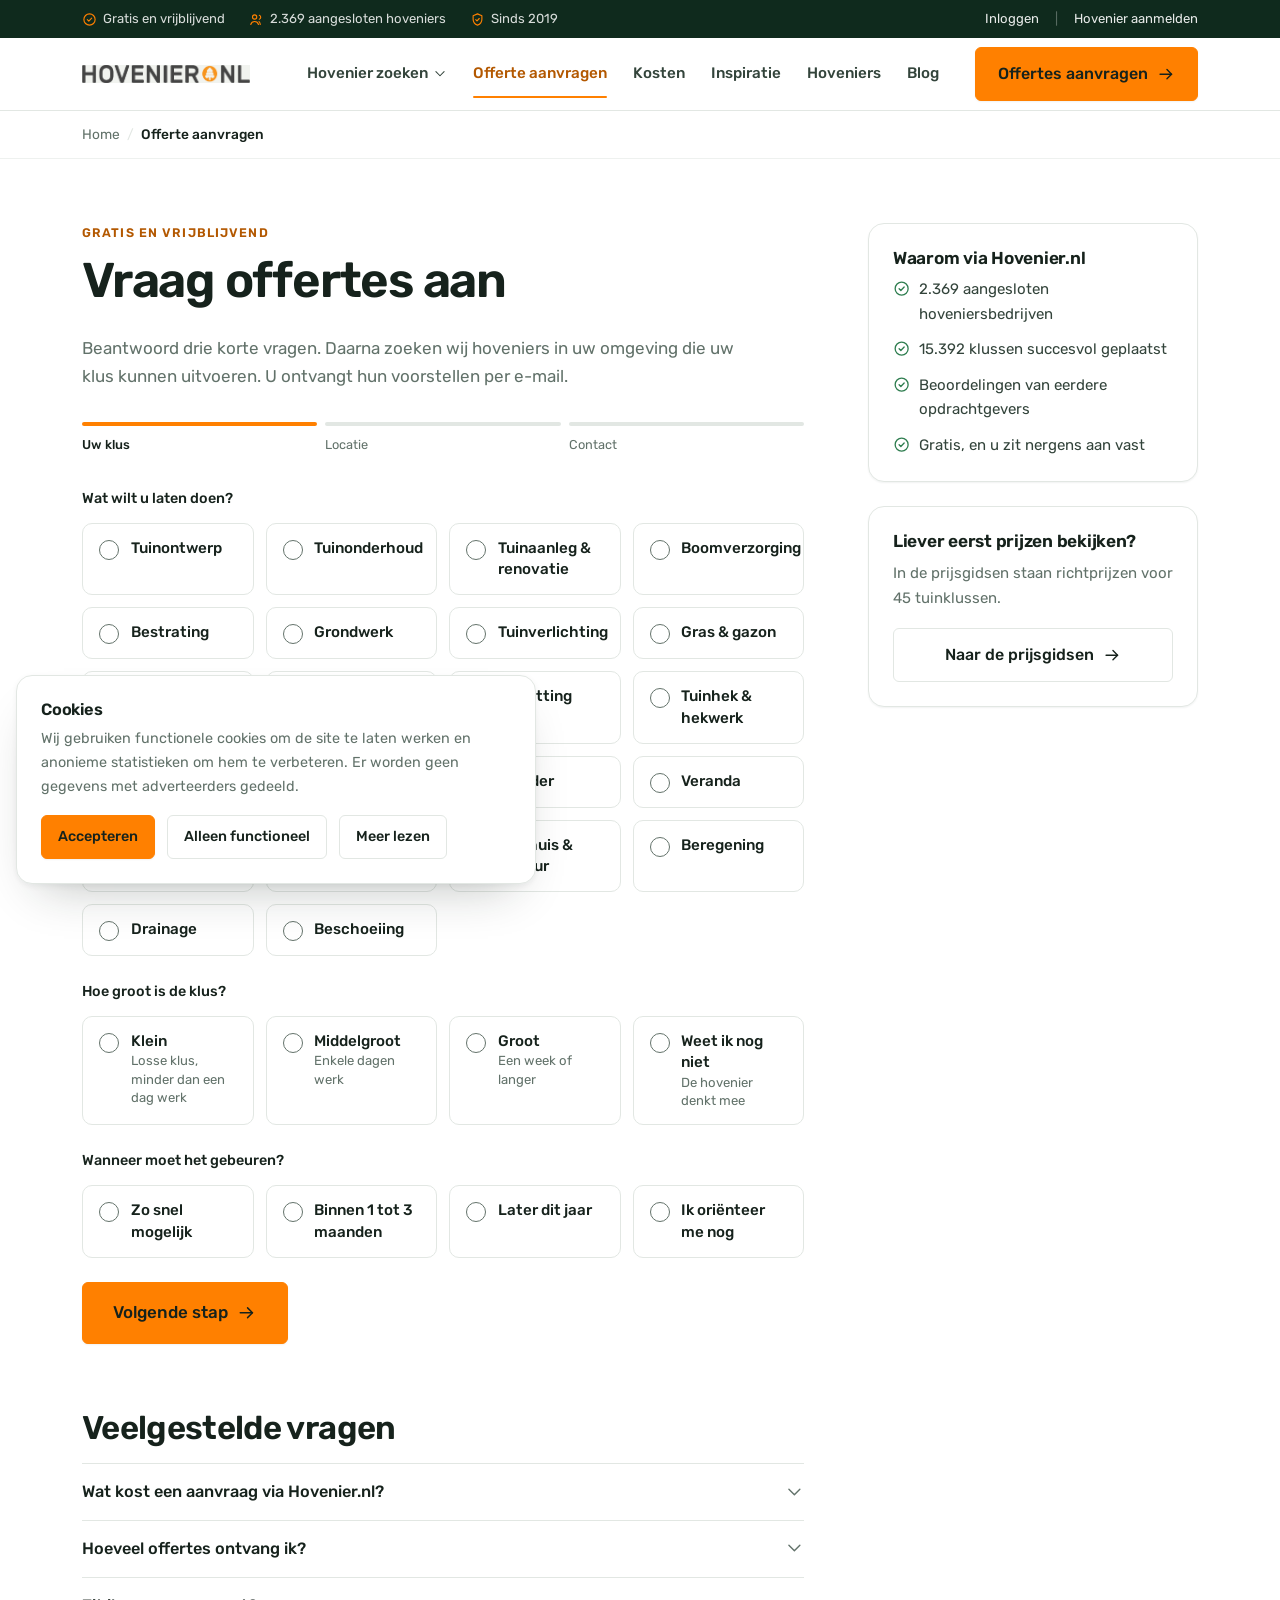
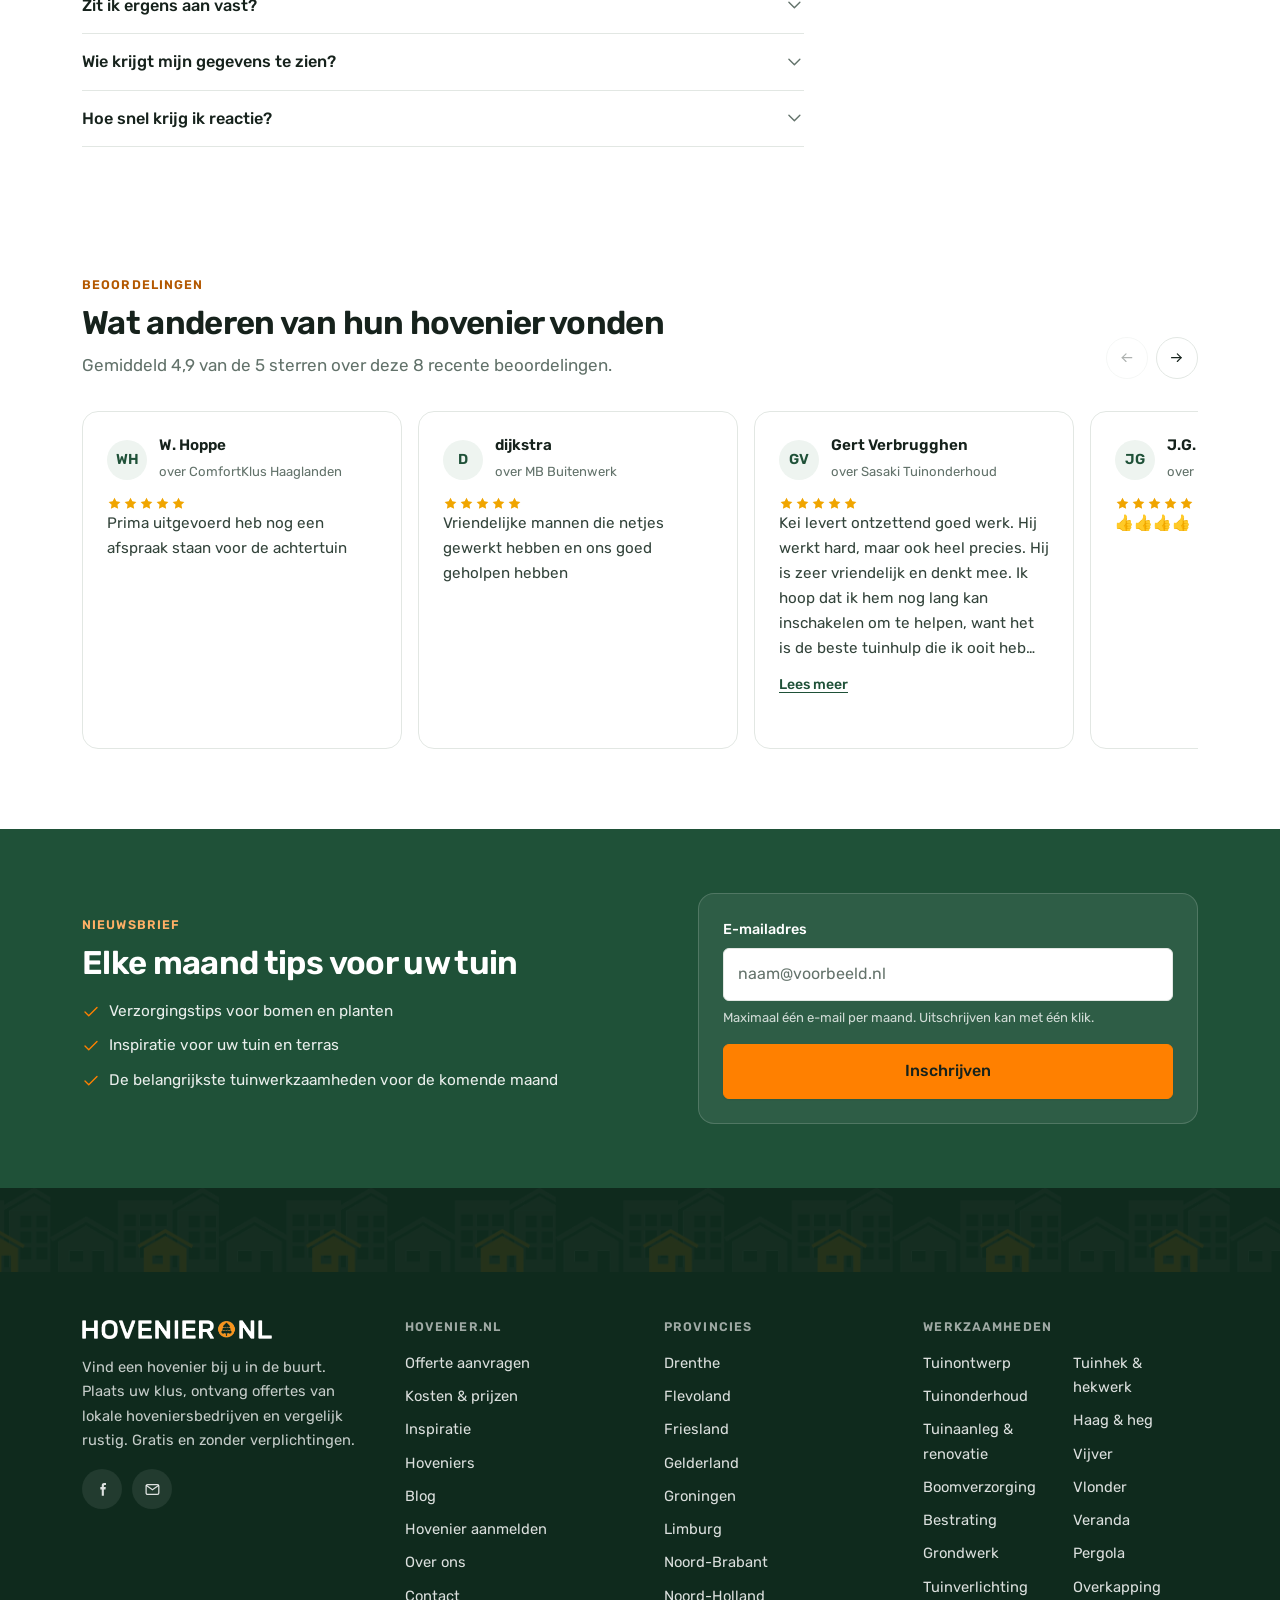
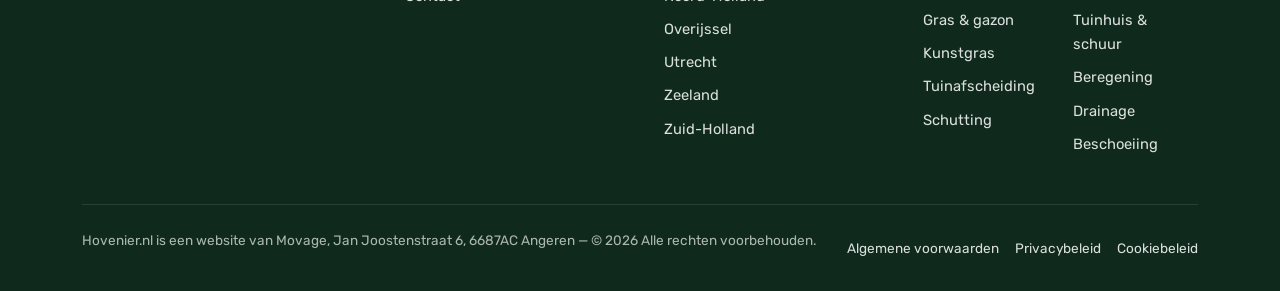
<file: aanvragen.html>
<!DOCTYPE html>
<html lang="nl">
<head>
<meta charset="utf-8">
<meta name="viewport" content="width=device-width, initial-scale=1">
<title>Offerte aanvragen | Gratis en vrijblijvend | Hovenier.nl</title>
<meta name="description" content="Vraag gratis en vrijblijvend offertes aan bij hoveniers uit uw omgeving. Plaats uw klus in drie stappen en vergelijk de voorstellen.">
<link rel="canonical" href="https://www.hovenier.nl/aanvragen">
<meta name="theme-color" content="#1f5138">
<meta property="og:type" content="website">
<meta property="og:locale" content="nl_NL">
<meta property="og:site_name" content="Hovenier.nl">
<meta property="og:title" content="Offerte aanvragen | Gratis en vrijblijvend | Hovenier.nl">
<meta property="og:description" content="Vraag gratis en vrijblijvend offertes aan bij hoveniers uit uw omgeving. Plaats uw klus in drie stappen en vergelijk de voorstellen.">
<link rel="preload" href="assets/fonts/rubik-latin-400.woff2" as="font" type="font/woff2" crossorigin>
<link rel="preload" href="assets/fonts/rubik-latin-600.woff2" as="font" type="font/woff2" crossorigin>
<link rel="stylesheet" href="assets/css/site.css">
<link rel="icon" href="assets/img/logo_mobile.webp">

</head>
<body>
<a class="skip-link" href="#main">Naar de hoofdinhoud</a>

<div class="topbar">
  <div class="container">
    <ul class="topbar-facts">
      <li><svg class="ico" viewBox="0 0 24 24" aria-hidden="true" focusable="false"><circle cx="12" cy="12" r="9"/><path d="M8.5 12.2l2.4 2.4 4.6-4.8"/></svg> Gratis en vrijblijvend</li>
      <li><svg class="ico" viewBox="0 0 24 24" aria-hidden="true" focusable="false"><circle cx="9" cy="8" r="3.4"/><path d="M2.8 20a6.4 6.4 0 0112.4 0"/><path d="M16.5 5.2a3.4 3.4 0 010 6.4M18 20a6.4 6.4 0 00-2-4.6"/></svg> 2.369 aangesloten hoveniers</li>
      <li><svg class="ico" viewBox="0 0 24 24" aria-hidden="true" focusable="false"><path d="M12 3l7 3v5.5c0 4.4-3 8-7 9.5-4-1.5-7-5.1-7-9.5V6z"/><path d="M9.2 12.2l2 2 3.6-3.8"/></svg> Sinds 2019</li>
    </ul>
    <div class="topbar-links">
      <a href="hoveniers.html">Inloggen</a>
      <span class="sep" aria-hidden="true">|</span>
      <a href="index.html">Hovenier aanmelden</a>
    </div>
  </div>
</div>
<header class="site-header">
  <div class="container header-inner">
    <a class="brand" href="index.html" aria-label="Hovenier.nl — naar de homepage">
      <img src="assets/img/logo.png" alt="Hovenier.nl" width="336" height="60">
    </a>
    <nav class="main-nav" aria-label="Hoofdnavigatie">
      <ul class="nav-list"><li class="nav-item nav-item--has-menu"><a class="nav-link" href="index.html" aria-expanded="false" aria-haspopup="true">Hovenier zoeken <svg class="ico caret" viewBox="0 0 24 24" aria-hidden="true" focusable="false"><path d="M5 8l7 7 7-7"/></svg></a>
      <div class="megamenu">
        <h4>Alle werkzaamheden</h4>
        <ul class="megamenu-grid"><li><a href="index.html">Tuinontwerp</a></li><li><a href="index.html">Tuinonderhoud</a></li><li><a href="specialisaties-tuinaanleg-tuinrenovatie.html">Tuinaanleg &amp; renovatie</a></li><li><a href="index.html">Boomverzorging</a></li><li><a href="index.html">Bestrating</a></li><li><a href="index.html">Grondwerk</a></li><li><a href="index.html">Tuinverlichting</a></li><li><a href="index.html">Gras &amp; gazon</a></li><li><a href="index.html">Kunstgras</a></li><li><a href="index.html">Tuinafscheiding</a></li><li><a href="index.html">Schutting</a></li><li><a href="index.html">Tuinhek &amp; hekwerk</a></li><li><a href="index.html">Haag &amp; heg</a></li><li><a href="index.html">Vijver</a></li><li><a href="index.html">Vlonder</a></li><li><a href="index.html">Veranda</a></li><li><a href="index.html">Pergola</a></li><li><a href="index.html">Overkapping</a></li><li><a href="index.html">Tuinhuis &amp; schuur</a></li><li><a href="index.html">Beregening</a></li><li><a href="index.html">Drainage</a></li><li><a href="index.html">Beschoeiing</a></li></ul>
        <div class="megamenu-foot">
          <span>Staat uw klus er niet bij? Omschrijf hem zelf in de aanvraag.</span>
          <a class="link-arrow" href="aanvragen.html">Offerte aanvragen <svg class="ico" viewBox="0 0 24 24" aria-hidden="true" focusable="false"><path d="M4 12h15"/><path d="M13 6l6 6-6 6"/></svg></a>
        </div>
      </div></li><li class="nav-item"><a class="nav-link is-active" href="aanvragen.html" aria-current="page">Offerte aanvragen</a></li><li class="nav-item"><a class="nav-link" href="index.html">Kosten</a></li><li class="nav-item"><a class="nav-link" href="index.html">Inspiratie</a></li><li class="nav-item"><a class="nav-link" href="hoveniers.html">Hoveniers</a></li><li class="nav-item"><a class="nav-link" href="index.html">Blog</a></li></ul>
    </nav>
    <div class="header-cta">
      <a class="btn btn--arrow" href="aanvragen.html">Offertes aanvragen <svg class="ico" viewBox="0 0 24 24" aria-hidden="true" focusable="false"><path d="M4 12h15"/><path d="M13 6l6 6-6 6"/></svg></a>
    </div>
    <button type="button" class="nav-toggle" aria-expanded="false" aria-controls="mobile-nav" aria-label="Menu openen">
      <span class="bars" aria-hidden="true"><span></span><span></span><span></span></span>
    </button>
  </div>
</header>

<div class="mobile-nav" id="mobile-nav">
  <div class="mobile-nav__scrim"></div>
  <div class="mobile-nav__panel" role="dialog" aria-modal="true" aria-label="Menu">
    <div class="mobile-nav__head">
      <img src="assets/img/logo.png" alt="Hovenier.nl" width="336" height="60">
      <button type="button" class="mobile-nav__close" aria-label="Menu sluiten"><svg class="ico" viewBox="0 0 24 24" aria-hidden="true" focusable="false"><path d="M6 6l12 12M18 6L6 18"/></svg></button>
    </div>
    <div class="mobile-nav__body">
      <ul>
        <li>
          <button type="button" data-acc aria-expanded="false">Hovenier zoeken <svg class="ico acc-caret" viewBox="0 0 24 24" aria-hidden="true" focusable="false"><path d="M5 8l7 7 7-7"/></svg></button>
          <ul class="sub">
            <li><a href="index.html">Alle werkzaamheden</a></li>
            <li><a href="index.html">Tuinontwerp</a></li><li><a href="index.html">Tuinonderhoud</a></li><li><a href="specialisaties-tuinaanleg-tuinrenovatie.html">Tuinaanleg &amp; renovatie</a></li><li><a href="index.html">Boomverzorging</a></li><li><a href="index.html">Bestrating</a></li><li><a href="index.html">Grondwerk</a></li><li><a href="index.html">Tuinverlichting</a></li><li><a href="index.html">Gras &amp; gazon</a></li><li><a href="index.html">Kunstgras</a></li><li><a href="index.html">Tuinafscheiding</a></li><li><a href="index.html">Schutting</a></li><li><a href="index.html">Tuinhek &amp; hekwerk</a></li><li><a href="index.html">Haag &amp; heg</a></li><li><a href="index.html">Vijver</a></li><li><a href="index.html">Vlonder</a></li><li><a href="index.html">Veranda</a></li><li><a href="index.html">Pergola</a></li><li><a href="index.html">Overkapping</a></li><li><a href="index.html">Tuinhuis &amp; schuur</a></li><li><a href="index.html">Beregening</a></li><li><a href="index.html">Drainage</a></li><li><a href="index.html">Beschoeiing</a></li>
          </ul>
        </li>
        <li><a href="aanvragen.html">Offerte aanvragen</a></li><li><a href="index.html">Kosten</a></li><li><a href="index.html">Inspiratie</a></li><li><a href="hoveniers.html">Hoveniers</a></li><li><a href="index.html">Blog</a></li>
      </ul>
    </div>
    <div class="mobile-nav__foot">
      <a class="btn btn--block" href="aanvragen.html">Offertes aanvragen</a>
      <a class="btn btn--ghost btn--block" href="index.html">Hovenier aanmelden</a>
    </div>
  </div>
</div>
<main id="main">

<nav class="breadcrumbs" aria-label="Kruimelpad">
  <div class="container"><ol><li><a href="index.html">Home</a></li><li><span aria-current="page">Offerte aanvragen</span></li></ol></div>
</nav>
<script type="application/ld+json">{"@context": "https://schema.org", "@type": "BreadcrumbList", "itemListElement": [{"@type": "ListItem", "position": 1, "name": "Home"}, {"@type": "ListItem", "position": 2, "name": "Offerte aanvragen"}]}</script>
<section class="section">
  <div class="container">
    <div class="article-layout">
      <div>
        <div class="section-head">
          <span class="eyebrow">Gratis en vrijblijvend</span>
          <h1>Vraag offertes aan</h1>
          <p>Beantwoord drie korte vragen. Daarna zoeken wij hoveniers in uw omgeving die uw klus
             kunnen uitvoeren. U ontvangt hun voorstellen per e-mail.</p>
        </div>

        <form data-multistep novalidate aria-label="Offerteaanvraag">
          <ol class="steps-bar">
            <li class="is-current"><span class="bar"></span>Uw klus</li>
            <li><span class="bar"></span>Locatie</li>
            <li><span class="bar"></span>Contact</li>
          </ol>

          <div class="step is-current">
            <fieldset class="fieldset-plain" data-required data-msg="Kies een werkzaamheid.">
              <legend class="fieldset-legend">Wat wilt u laten doen?</legend>
              <div class="choice-grid">
        <label class="choice">
          <input type="radio" name="klus" value="tuinontwerp">
          <span class="box" aria-hidden="true"></span>
          <span class="label">Tuinontwerp</span>
        </label>
        <label class="choice">
          <input type="radio" name="klus" value="tuinonderhoud">
          <span class="box" aria-hidden="true"></span>
          <span class="label">Tuinonderhoud</span>
        </label>
        <label class="choice">
          <input type="radio" name="klus" value="tuinaanleg-tuinrenovatie">
          <span class="box" aria-hidden="true"></span>
          <span class="label">Tuinaanleg &amp; renovatie</span>
        </label>
        <label class="choice">
          <input type="radio" name="klus" value="boomverzorging">
          <span class="box" aria-hidden="true"></span>
          <span class="label">Boomverzorging</span>
        </label>
        <label class="choice">
          <input type="radio" name="klus" value="bestrating">
          <span class="box" aria-hidden="true"></span>
          <span class="label">Bestrating</span>
        </label>
        <label class="choice">
          <input type="radio" name="klus" value="grondverzet-grondwerk">
          <span class="box" aria-hidden="true"></span>
          <span class="label">Grondwerk</span>
        </label>
        <label class="choice">
          <input type="radio" name="klus" value="tuinverlichting-buitenverlichting">
          <span class="box" aria-hidden="true"></span>
          <span class="label">Tuinverlichting</span>
        </label>
        <label class="choice">
          <input type="radio" name="klus" value="gras-gazon">
          <span class="box" aria-hidden="true"></span>
          <span class="label">Gras &amp; gazon</span>
        </label>
        <label class="choice">
          <input type="radio" name="klus" value="kunstgras">
          <span class="box" aria-hidden="true"></span>
          <span class="label">Kunstgras</span>
        </label>
        <label class="choice">
          <input type="radio" name="klus" value="tuinafscheiding-erfafscheiding">
          <span class="box" aria-hidden="true"></span>
          <span class="label">Tuinafscheiding</span>
        </label>
        <label class="choice">
          <input type="radio" name="klus" value="schutting">
          <span class="box" aria-hidden="true"></span>
          <span class="label">Schutting</span>
        </label>
        <label class="choice">
          <input type="radio" name="klus" value="tuinhek-hekwerk">
          <span class="box" aria-hidden="true"></span>
          <span class="label">Tuinhek &amp; hekwerk</span>
        </label>
        <label class="choice">
          <input type="radio" name="klus" value="haag-heg">
          <span class="box" aria-hidden="true"></span>
          <span class="label">Haag &amp; heg</span>
        </label>
        <label class="choice">
          <input type="radio" name="klus" value="vijver">
          <span class="box" aria-hidden="true"></span>
          <span class="label">Vijver</span>
        </label>
        <label class="choice">
          <input type="radio" name="klus" value="vlonder">
          <span class="box" aria-hidden="true"></span>
          <span class="label">Vlonder</span>
        </label>
        <label class="choice">
          <input type="radio" name="klus" value="veranda">
          <span class="box" aria-hidden="true"></span>
          <span class="label">Veranda</span>
        </label>
        <label class="choice">
          <input type="radio" name="klus" value="pergola">
          <span class="box" aria-hidden="true"></span>
          <span class="label">Pergola</span>
        </label>
        <label class="choice">
          <input type="radio" name="klus" value="overkapping">
          <span class="box" aria-hidden="true"></span>
          <span class="label">Overkapping</span>
        </label>
        <label class="choice">
          <input type="radio" name="klus" value="tuinhuis-schuur">
          <span class="box" aria-hidden="true"></span>
          <span class="label">Tuinhuis &amp; schuur</span>
        </label>
        <label class="choice">
          <input type="radio" name="klus" value="beregening-sproeisysteem">
          <span class="box" aria-hidden="true"></span>
          <span class="label">Beregening</span>
        </label>
        <label class="choice">
          <input type="radio" name="klus" value="drainage-afwatering">
          <span class="box" aria-hidden="true"></span>
          <span class="label">Drainage</span>
        </label>
        <label class="choice">
          <input type="radio" name="klus" value="beschoeiing-damwand">
          <span class="box" aria-hidden="true"></span>
          <span class="label">Beschoeiing</span>
        </label></div>
              <span class="error"></span>
            </fieldset>
            <fieldset class="fieldset-plain" data-required data-msg="Geef een indicatie van de omvang.">
              <legend class="fieldset-legend">Hoe groot is de klus?</legend>
              <div class="choice-grid">
        <label class="choice">
          <input type="radio" name="omvang" value="klein">
          <span class="box" aria-hidden="true"></span>
          <span class="label">Klein<span class="sub">Losse klus, minder dan een dag werk</span></span>
        </label>
        <label class="choice">
          <input type="radio" name="omvang" value="middel">
          <span class="box" aria-hidden="true"></span>
          <span class="label">Middelgroot<span class="sub">Enkele dagen werk</span></span>
        </label>
        <label class="choice">
          <input type="radio" name="omvang" value="groot">
          <span class="box" aria-hidden="true"></span>
          <span class="label">Groot<span class="sub">Een week of langer</span></span>
        </label>
        <label class="choice">
          <input type="radio" name="omvang" value="weet-niet">
          <span class="box" aria-hidden="true"></span>
          <span class="label">Weet ik nog niet<span class="sub">De hovenier denkt mee</span></span>
        </label></div>
              <span class="error"></span>
            </fieldset>
            <fieldset class="fieldset-plain" data-required data-msg="Geef aan wanneer het uitgevoerd moet worden.">
              <legend class="fieldset-legend">Wanneer moet het gebeuren?</legend>
              <div class="choice-grid">
        <label class="choice">
          <input type="radio" name="wanneer" value="zsm">
          <span class="box" aria-hidden="true"></span>
          <span class="label">Zo snel mogelijk</span>
        </label>
        <label class="choice">
          <input type="radio" name="wanneer" value="1-3">
          <span class="box" aria-hidden="true"></span>
          <span class="label">Binnen 1 tot 3 maanden</span>
        </label>
        <label class="choice">
          <input type="radio" name="wanneer" value="later">
          <span class="box" aria-hidden="true"></span>
          <span class="label">Later dit jaar</span>
        </label>
        <label class="choice">
          <input type="radio" name="wanneer" value="orienterend">
          <span class="box" aria-hidden="true"></span>
          <span class="label">Ik oriënteer me nog</span>
        </label></div>
              <span class="error"></span>
            </fieldset>
            <div class="step-actions">
              <button type="button" class="btn btn--lg btn--arrow" data-next>Volgende stap <svg class="ico" viewBox="0 0 24 24" aria-hidden="true" focusable="false"><path d="M4 12h15"/><path d="M13 6l6 6-6 6"/></svg></button>
            </div>
          </div>

          <div class="step">
            <div class="form-grid form-grid--2">
              <div class="form-row">
                <label for="af-postcode">Postcode</label>
                <input type="text" id="af-postcode" name="postcode" placeholder="1234 AB" autocomplete="postal-code"
                       required data-rule="postcode" data-msg-required="Vul uw postcode in."
                       data-msg-invalid="Vul een geldige Nederlandse postcode in, bijvoorbeeld 1234 AB.">
                <span class="error"></span>
              </div>
              <div class="form-row">
                <label for="af-plaats">Plaats</label>
                <input type="text" id="af-plaats" name="plaats" placeholder="Bijvoorbeeld Arnhem"
                       autocomplete="address-level2" required data-msg-required="Vul uw woonplaats in.">
                <span class="error"></span>
              </div>
            </div>
            <div class="form-row">
              <label for="af-omschrijving">Omschrijf uw klus</label>
              <textarea id="af-omschrijving" name="omschrijving" required
                        placeholder="Bijvoorbeeld: achtertuin van circa 80 m², bestaande bestrating eruit, nieuw terras en beplanting."
                        data-msg-required="Een korte omschrijving helpt hoveniers om een gerichte offerte te maken."></textarea>
              <span class="error"></span>
              <span class="hint">Hoe concreter uw omschrijving, hoe scherper de offertes.</span>
            </div>
            <div class="step-actions">
              <button type="button" class="btn btn--ghost btn--back" data-prev><svg class="ico" viewBox="0 0 24 24" aria-hidden="true" focusable="false"><path d="M20 12H5"/><path d="M11 6l-6 6 6 6"/></svg> Terug</button>
              <button type="button" class="btn btn--lg btn--arrow" data-next>Volgende stap <svg class="ico" viewBox="0 0 24 24" aria-hidden="true" focusable="false"><path d="M4 12h15"/><path d="M13 6l6 6-6 6"/></svg></button>
            </div>
          </div>

          <div class="step">
            <div class="form-row">
              <label for="af-naam">Naam</label>
              <input type="text" id="af-naam" name="naam" autocomplete="name" required
                     data-msg-required="Vul uw naam in.">
              <span class="error"></span>
            </div>
            <div class="form-grid form-grid--2">
              <div class="form-row">
                <label for="af-email">E-mailadres</label>
                <input type="email" id="af-email" name="email" autocomplete="email" required data-rule="email"
                       data-msg-required="Vul uw e-mailadres in." data-msg-invalid="Dit e-mailadres klopt niet.">
                <span class="error"></span>
              </div>
              <div class="form-row">
                <label for="af-telefoon">Telefoonnummer</label>
                <input type="tel" id="af-telefoon" name="telefoon" autocomplete="tel" required data-rule="tel"
                       placeholder="06 12345678"
                       data-msg-required="Vul uw telefoonnummer in." data-msg-invalid="Vul een geldig Nederlands telefoonnummer in.">
                <span class="error"></span>
              </div>
            </div>
            <p class="hint mb-4">
              <svg class="ico" viewBox="0 0 24 24" aria-hidden="true" focusable="false"><path d="M12 3l7 3v5.5c0 4.4-3 8-7 9.5-4-1.5-7-5.1-7-9.5V6z"/><path d="M9.2 12.2l2 2 3.6-3.8"/></svg> Uw gegevens worden alleen gedeeld met hoveniers die op uw klus reageren.
              Lees het <a href="index.html">privacybeleid</a>.
            </p>
            <div class="step-actions">
              <button type="button" class="btn btn--ghost btn--back" data-prev><svg class="ico" viewBox="0 0 24 24" aria-hidden="true" focusable="false"><path d="M20 12H5"/><path d="M11 6l-6 6 6 6"/></svg> Terug</button>
              <button type="submit" class="btn btn--lg">Aanvraag versturen</button>
            </div>
          </div>
        </form>

        <div class="form-done">
          <div class="mark"><svg class="ico" viewBox="0 0 24 24" aria-hidden="true" focusable="false"><path d="M20 6L9 17l-5-5"/></svg></div>
          <h2>Uw aanvraag staat klaar</h2>
          <p>Hoveniers in uw omgeving zien uw klus nu en nemen contact met u op. Meestal binnen twee werkdagen.</p>
          <div class="summary" data-summary></div>
          <p class="ref-line">Uw referentie: <span data-ref></span></p>
          <p class="mt-4">
            <a class="btn btn--ghost" href="index.html">Bekijk intussen inspiratie</a>
          </p>
        </div>

        <h2 class="mt-8">Veelgestelde vragen</h2>
        <div class="accordion" data-single>
        <div class="accordion__item">
          <h3><button type="button" class="accordion__btn" aria-expanded="false" aria-controls="af-0">
            Wat kost een aanvraag via Hovenier.nl? <svg class="ico" viewBox="0 0 24 24" aria-hidden="true" focusable="false"><path d="M5 8l7 7 7-7"/></svg></button></h3>
          <div class="accordion__panel" id="af-0"><div><p>Niets. Het plaatsen van een klus en het ontvangen van offertes is gratis. U betaalt alleen het bedrijf waarmee u uiteindelijk in zee gaat.</p></div></div>
        </div>
        <div class="accordion__item">
          <h3><button type="button" class="accordion__btn" aria-expanded="false" aria-controls="af-1">
            Hoeveel offertes ontvang ik? <svg class="ico" viewBox="0 0 24 24" aria-hidden="true" focusable="false"><path d="M5 8l7 7 7-7"/></svg></button></h3>
          <div class="accordion__panel" id="af-1"><div><p>Dat verschilt per klus en per regio. Meestal reageren twee tot vier bedrijven. In gebieden met veel aangesloten hoveniers kunnen dat er meer zijn.</p></div></div>
        </div>
        <div class="accordion__item">
          <h3><button type="button" class="accordion__btn" aria-expanded="false" aria-controls="af-2">
            Zit ik ergens aan vast? <svg class="ico" viewBox="0 0 24 24" aria-hidden="true" focusable="false"><path d="M5 8l7 7 7-7"/></svg></button></h3>
          <div class="accordion__panel" id="af-2"><div><p>Nee. U bent niet verplicht een offerte te accepteren. Past er geen enkel voorstel, dan laat u de aanvraag gewoon lopen.</p></div></div>
        </div>
        <div class="accordion__item">
          <h3><button type="button" class="accordion__btn" aria-expanded="false" aria-controls="af-3">
            Wie krijgt mijn gegevens te zien? <svg class="ico" viewBox="0 0 24 24" aria-hidden="true" focusable="false"><path d="M5 8l7 7 7-7"/></svg></button></h3>
          <div class="accordion__panel" id="af-3"><div><p>Alleen aangesloten hoveniersbedrijven die op uw klus willen reageren. Uw gegevens worden niet aan andere partijen verkocht.</p></div></div>
        </div>
        <div class="accordion__item">
          <h3><button type="button" class="accordion__btn" aria-expanded="false" aria-controls="af-4">
            Hoe snel krijg ik reactie? <svg class="ico" viewBox="0 0 24 24" aria-hidden="true" focusable="false"><path d="M5 8l7 7 7-7"/></svg></button></h3>
          <div class="accordion__panel" id="af-4"><div><p>De meeste bedrijven reageren binnen twee werkdagen. In het hoogseizoen (maart tot juni) kan het iets langer duren.</p></div></div>
        </div></div>
      </div>

      <aside class="sidebar">
        <div class="side-card">
          <h3>Waarom via Hovenier.nl</h3>
          <ul class="check-list">
            <li><svg class="ico" viewBox="0 0 24 24" aria-hidden="true" focusable="false"><circle cx="12" cy="12" r="9"/><path d="M8.5 12.2l2.4 2.4 4.6-4.8"/></svg> <span>2.369 aangesloten hoveniersbedrijven</span></li>
            <li><svg class="ico" viewBox="0 0 24 24" aria-hidden="true" focusable="false"><circle cx="12" cy="12" r="9"/><path d="M8.5 12.2l2.4 2.4 4.6-4.8"/></svg> <span>15.392 klussen succesvol geplaatst</span></li>
            <li><svg class="ico" viewBox="0 0 24 24" aria-hidden="true" focusable="false"><circle cx="12" cy="12" r="9"/><path d="M8.5 12.2l2.4 2.4 4.6-4.8"/></svg> <span>Beoordelingen van eerdere opdrachtgevers</span></li>
            <li><svg class="ico" viewBox="0 0 24 24" aria-hidden="true" focusable="false"><circle cx="12" cy="12" r="9"/><path d="M8.5 12.2l2.4 2.4 4.6-4.8"/></svg> <span>Gratis, en u zit nergens aan vast</span></li>
          </ul>
        </div>
        <div class="side-card">
          <h3>Liever eerst prijzen bekijken?</h3>
          <p class="muted">In de prijsgidsen staan richtprijzen voor 45 tuinklussen.</p>
          <a class="btn btn--ghost btn--block btn--arrow" href="index.html">Naar de prijsgidsen <svg class="ico" viewBox="0 0 24 24" aria-hidden="true" focusable="false"><path d="M4 12h15"/><path d="M13 6l6 6-6 6"/></svg></a>
        </div>
      </aside>
    </div>
  </div>
</section>

<section class="section">
  <div class="container">
    <div class="carousel">
      <div class="section-head section-head--row">
        <div>
          <span class="eyebrow">Beoordelingen</span>
          <h2>Wat anderen van hun hovenier vonden</h2>
          <p>Gemiddeld 4,9 van de 5 sterren over deze 8 recente beoordelingen.</p>
        </div>
        <div class="carousel__nav">
          <button type="button" class="carousel__btn carousel__btn--prev" aria-label="Vorige"><svg class="ico" viewBox="0 0 24 24" aria-hidden="true" focusable="false"><path d="M20 12H5"/><path d="M11 6l-6 6 6 6"/></svg></button>
          <button type="button" class="carousel__btn carousel__btn--next" aria-label="Volgende"><svg class="ico" viewBox="0 0 24 24" aria-hidden="true" focusable="false"><path d="M4 12h15"/><path d="M13 6l6 6-6 6"/></svg></button>
        </div>
      </div>
      <div class="carousel__viewport">
        <article class="review">
          <div class="review__head">
            <div class="review__avatar" aria-hidden="true">WH</div>
            <div class="review__who">
              <strong>W. Hoppe</strong>
              <span>over ComfortKlus Haaglanden</span>
            </div>
          </div>
          <span class="stars" role="img" aria-label="5 van de 5 sterren"><svg class="ico" viewBox="0 0 24 24" aria-hidden="true"><path d="M12 2.6l2.9 5.9 6.5.9-4.7 4.6 1.1 6.5L12 17.4 6.2 20.5l1.1-6.5L2.6 9.4l6.5-.9z"/></svg><svg class="ico" viewBox="0 0 24 24" aria-hidden="true"><path d="M12 2.6l2.9 5.9 6.5.9-4.7 4.6 1.1 6.5L12 17.4 6.2 20.5l1.1-6.5L2.6 9.4l6.5-.9z"/></svg><svg class="ico" viewBox="0 0 24 24" aria-hidden="true"><path d="M12 2.6l2.9 5.9 6.5.9-4.7 4.6 1.1 6.5L12 17.4 6.2 20.5l1.1-6.5L2.6 9.4l6.5-.9z"/></svg><svg class="ico" viewBox="0 0 24 24" aria-hidden="true"><path d="M12 2.6l2.9 5.9 6.5.9-4.7 4.6 1.1 6.5L12 17.4 6.2 20.5l1.1-6.5L2.6 9.4l6.5-.9z"/></svg><svg class="ico" viewBox="0 0 24 24" aria-hidden="true"><path d="M12 2.6l2.9 5.9 6.5.9-4.7 4.6 1.1 6.5L12 17.4 6.2 20.5l1.1-6.5L2.6 9.4l6.5-.9z"/></svg></span>
          <p class="review__text is-clamped">Prima uitgevoerd heb nog een afspraak staan voor de achtertuin</p>
        </article>
        <article class="review">
          <div class="review__head">
            <div class="review__avatar" aria-hidden="true">D</div>
            <div class="review__who">
              <strong>dijkstra</strong>
              <span>over MB Buitenwerk</span>
            </div>
          </div>
          <span class="stars" role="img" aria-label="5 van de 5 sterren"><svg class="ico" viewBox="0 0 24 24" aria-hidden="true"><path d="M12 2.6l2.9 5.9 6.5.9-4.7 4.6 1.1 6.5L12 17.4 6.2 20.5l1.1-6.5L2.6 9.4l6.5-.9z"/></svg><svg class="ico" viewBox="0 0 24 24" aria-hidden="true"><path d="M12 2.6l2.9 5.9 6.5.9-4.7 4.6 1.1 6.5L12 17.4 6.2 20.5l1.1-6.5L2.6 9.4l6.5-.9z"/></svg><svg class="ico" viewBox="0 0 24 24" aria-hidden="true"><path d="M12 2.6l2.9 5.9 6.5.9-4.7 4.6 1.1 6.5L12 17.4 6.2 20.5l1.1-6.5L2.6 9.4l6.5-.9z"/></svg><svg class="ico" viewBox="0 0 24 24" aria-hidden="true"><path d="M12 2.6l2.9 5.9 6.5.9-4.7 4.6 1.1 6.5L12 17.4 6.2 20.5l1.1-6.5L2.6 9.4l6.5-.9z"/></svg><svg class="ico" viewBox="0 0 24 24" aria-hidden="true"><path d="M12 2.6l2.9 5.9 6.5.9-4.7 4.6 1.1 6.5L12 17.4 6.2 20.5l1.1-6.5L2.6 9.4l6.5-.9z"/></svg></span>
          <p class="review__text is-clamped">Vriendelijke mannen die netjes gewerkt hebben en ons goed geholpen hebben</p>
        </article>
        <article class="review">
          <div class="review__head">
            <div class="review__avatar" aria-hidden="true">GV</div>
            <div class="review__who">
              <strong>Gert Verbrugghen</strong>
              <span>over Sasaki Tuinonderhoud</span>
            </div>
          </div>
          <span class="stars" role="img" aria-label="5 van de 5 sterren"><svg class="ico" viewBox="0 0 24 24" aria-hidden="true"><path d="M12 2.6l2.9 5.9 6.5.9-4.7 4.6 1.1 6.5L12 17.4 6.2 20.5l1.1-6.5L2.6 9.4l6.5-.9z"/></svg><svg class="ico" viewBox="0 0 24 24" aria-hidden="true"><path d="M12 2.6l2.9 5.9 6.5.9-4.7 4.6 1.1 6.5L12 17.4 6.2 20.5l1.1-6.5L2.6 9.4l6.5-.9z"/></svg><svg class="ico" viewBox="0 0 24 24" aria-hidden="true"><path d="M12 2.6l2.9 5.9 6.5.9-4.7 4.6 1.1 6.5L12 17.4 6.2 20.5l1.1-6.5L2.6 9.4l6.5-.9z"/></svg><svg class="ico" viewBox="0 0 24 24" aria-hidden="true"><path d="M12 2.6l2.9 5.9 6.5.9-4.7 4.6 1.1 6.5L12 17.4 6.2 20.5l1.1-6.5L2.6 9.4l6.5-.9z"/></svg><svg class="ico" viewBox="0 0 24 24" aria-hidden="true"><path d="M12 2.6l2.9 5.9 6.5.9-4.7 4.6 1.1 6.5L12 17.4 6.2 20.5l1.1-6.5L2.6 9.4l6.5-.9z"/></svg></span>
          <p class="review__text is-clamped">Kei levert ontzettend goed werk. Hij werkt hard, maar ook heel precies. Hij is zeer vriendelijk en denkt mee. Ik hoop dat ik hem nog lang kan inschakelen om te helpen, want het is de beste tuinhulp die ik ooit heb gehad!</p>
        </article>
        <article class="review">
          <div class="review__head">
            <div class="review__avatar" aria-hidden="true">JG</div>
            <div class="review__who">
              <strong>J.G. Verhoef</strong>
              <span>over Really Well</span>
            </div>
          </div>
          <span class="stars" role="img" aria-label="5 van de 5 sterren"><svg class="ico" viewBox="0 0 24 24" aria-hidden="true"><path d="M12 2.6l2.9 5.9 6.5.9-4.7 4.6 1.1 6.5L12 17.4 6.2 20.5l1.1-6.5L2.6 9.4l6.5-.9z"/></svg><svg class="ico" viewBox="0 0 24 24" aria-hidden="true"><path d="M12 2.6l2.9 5.9 6.5.9-4.7 4.6 1.1 6.5L12 17.4 6.2 20.5l1.1-6.5L2.6 9.4l6.5-.9z"/></svg><svg class="ico" viewBox="0 0 24 24" aria-hidden="true"><path d="M12 2.6l2.9 5.9 6.5.9-4.7 4.6 1.1 6.5L12 17.4 6.2 20.5l1.1-6.5L2.6 9.4l6.5-.9z"/></svg><svg class="ico" viewBox="0 0 24 24" aria-hidden="true"><path d="M12 2.6l2.9 5.9 6.5.9-4.7 4.6 1.1 6.5L12 17.4 6.2 20.5l1.1-6.5L2.6 9.4l6.5-.9z"/></svg><svg class="ico" viewBox="0 0 24 24" aria-hidden="true"><path d="M12 2.6l2.9 5.9 6.5.9-4.7 4.6 1.1 6.5L12 17.4 6.2 20.5l1.1-6.5L2.6 9.4l6.5-.9z"/></svg></span>
          <p class="review__text is-clamped">👍👍👍👍</p>
        </article>
        <article class="review">
          <div class="review__head">
            <div class="review__avatar" aria-hidden="true">MS</div>
            <div class="review__who">
              <strong>Martijn Swanenvleugel</strong>
              <span>over Vivhar in de Tuin</span>
            </div>
          </div>
          <span class="stars" role="img" aria-label="5 van de 5 sterren"><svg class="ico" viewBox="0 0 24 24" aria-hidden="true"><path d="M12 2.6l2.9 5.9 6.5.9-4.7 4.6 1.1 6.5L12 17.4 6.2 20.5l1.1-6.5L2.6 9.4l6.5-.9z"/></svg><svg class="ico" viewBox="0 0 24 24" aria-hidden="true"><path d="M12 2.6l2.9 5.9 6.5.9-4.7 4.6 1.1 6.5L12 17.4 6.2 20.5l1.1-6.5L2.6 9.4l6.5-.9z"/></svg><svg class="ico" viewBox="0 0 24 24" aria-hidden="true"><path d="M12 2.6l2.9 5.9 6.5.9-4.7 4.6 1.1 6.5L12 17.4 6.2 20.5l1.1-6.5L2.6 9.4l6.5-.9z"/></svg><svg class="ico" viewBox="0 0 24 24" aria-hidden="true"><path d="M12 2.6l2.9 5.9 6.5.9-4.7 4.6 1.1 6.5L12 17.4 6.2 20.5l1.1-6.5L2.6 9.4l6.5-.9z"/></svg><svg class="ico" viewBox="0 0 24 24" aria-hidden="true"><path d="M12 2.6l2.9 5.9 6.5.9-4.7 4.6 1.1 6.5L12 17.4 6.2 20.5l1.1-6.5L2.6 9.4l6.5-.9z"/></svg></span>
          <p class="review__text is-clamped">Heel fijne, snelle reactie en een prettig contact. Goede prijs en duidelijke afspraken gemaakt. Aanrader.</p>
        </article>
        <article class="review">
          <div class="review__head">
            <div class="review__avatar" aria-hidden="true">ET</div>
            <div class="review__who">
              <strong>Esther Tieman</strong>
              <span>over HuBa Hoveniers- en Boomverzorgingsbedrijf</span>
            </div>
          </div>
          <span class="stars" role="img" aria-label="5 van de 5 sterren"><svg class="ico" viewBox="0 0 24 24" aria-hidden="true"><path d="M12 2.6l2.9 5.9 6.5.9-4.7 4.6 1.1 6.5L12 17.4 6.2 20.5l1.1-6.5L2.6 9.4l6.5-.9z"/></svg><svg class="ico" viewBox="0 0 24 24" aria-hidden="true"><path d="M12 2.6l2.9 5.9 6.5.9-4.7 4.6 1.1 6.5L12 17.4 6.2 20.5l1.1-6.5L2.6 9.4l6.5-.9z"/></svg><svg class="ico" viewBox="0 0 24 24" aria-hidden="true"><path d="M12 2.6l2.9 5.9 6.5.9-4.7 4.6 1.1 6.5L12 17.4 6.2 20.5l1.1-6.5L2.6 9.4l6.5-.9z"/></svg><svg class="ico" viewBox="0 0 24 24" aria-hidden="true"><path d="M12 2.6l2.9 5.9 6.5.9-4.7 4.6 1.1 6.5L12 17.4 6.2 20.5l1.1-6.5L2.6 9.4l6.5-.9z"/></svg><svg class="ico" viewBox="0 0 24 24" aria-hidden="true"><path d="M12 2.6l2.9 5.9 6.5.9-4.7 4.6 1.1 6.5L12 17.4 6.2 20.5l1.1-6.5L2.6 9.4l6.5-.9z"/></svg></span>
          <p class="review__text is-clamped">We zijn zeer tevreden over het snoei werk. De heggen zien er goed uit. Ook is alles goed opgeruimd. Resultaat is een strakkere tuin en veel minder werk voor ons bij een volgende snoeibeurt. Wat opvalt is de vriendelijke, beleefde en aandachtige houding van Dean.</p>
        </article>
        <article class="review">
          <div class="review__head">
            <div class="review__avatar" aria-hidden="true">J</div>
            <div class="review__who">
              <strong>Joyce</strong>
              <span>over Joost Totaal Tuinen</span>
            </div>
          </div>
          <span class="stars" role="img" aria-label="4 van de 5 sterren"><svg class="ico" viewBox="0 0 24 24" aria-hidden="true"><path d="M12 2.6l2.9 5.9 6.5.9-4.7 4.6 1.1 6.5L12 17.4 6.2 20.5l1.1-6.5L2.6 9.4l6.5-.9z"/></svg><svg class="ico" viewBox="0 0 24 24" aria-hidden="true"><path d="M12 2.6l2.9 5.9 6.5.9-4.7 4.6 1.1 6.5L12 17.4 6.2 20.5l1.1-6.5L2.6 9.4l6.5-.9z"/></svg><svg class="ico" viewBox="0 0 24 24" aria-hidden="true"><path d="M12 2.6l2.9 5.9 6.5.9-4.7 4.6 1.1 6.5L12 17.4 6.2 20.5l1.1-6.5L2.6 9.4l6.5-.9z"/></svg><svg class="ico" viewBox="0 0 24 24" aria-hidden="true"><path d="M12 2.6l2.9 5.9 6.5.9-4.7 4.6 1.1 6.5L12 17.4 6.2 20.5l1.1-6.5L2.6 9.4l6.5-.9z"/></svg><svg class="ico is-empty" viewBox="0 0 24 24" aria-hidden="true"><path d="M12 2.6l2.9 5.9 6.5.9-4.7 4.6 1.1 6.5L12 17.4 6.2 20.5l1.1-6.5L2.6 9.4l6.5-.9z"/></svg></span>
          <p class="review__text is-clamped">Hee Joost, Eindelijk de beloofde review. Je begrijpt dat wij eerst nog even een paar regenbuien wilde afwachten! Wij wilde graag onze achtertuin totaal opnieuw laten aanleggen. Verschillende hoveniers laten komen voor offerte. Joost is niet de goedkoopste, maar zekers ook niet de duurste! Na verschillende reviews te hebben gelezen hebben wij gekozen voor Joost. Prima keus is dat geweest. Oude achtertuin inclusief schuttingen en schuur en bestrating eruit. Top! Binnen 1 dag was onze achtertuin leeg. Opbouwen kon weer beginnen. We hadden een heel eisen pakket zoals, gedeeltelijk oude bestrating her gebruiken (Chinees leisteen) Voor het grote terras. Dan een super mooie waterdrain over de hele breedte voor afvoer water. Dan met zwart/grijze klinkers de rest vd tuin beleggen. Top stratenmakers!(dank je Patrick) Dan het grote project van opbouwen. Wij wilden een nieuwe schuur en ook een grote overkapping. Samen met Kees de timmerman, hulpje Onno en natuurlijk Joost hebben ze dat met een week in elkaar gezet. Joost gaf ook nog advies voor 1 kant vd tuin om daar tegen de schutting een ijzeren hekwerk te plaatsen dat die kant over een tijdje met mooie klimplanten helemaal mooi groen wordt. Volgende dag had Joost het hekwerk en beplanting al gezet, keurig hoor! Vroeg aan Joost of hij extra verlichting wilde maken voor in de tuin,want hadden in de offerte misschien te weinig aan verlichting gedacht. Geen probleem, onder de overkapping en aan het huis extra verlichting geregeld. Goed bezig Joost! Schuur, overkapping en schuttingen zijn van Douglas hout en Zweeds rabat. Alles op maat gemaakt, inclusief de deuren en poort. Super mooi ziet het er weer uit. Toen het werk klaar was hadden we nog een probleempje met de deuren en met het dak. Joost bleef terug komen tot alles na tevredenheid was opgelost. Nogmaals bedankt mannen voor jullie harde werk en meedenken met ons. Met andere woorden, bij Joost van Totaaltuinen zit je helemaal goed voor kleine en Grote tuinprojecten Lieve groeten van John en Joyce.</p>
        </article>
        <article class="review">
          <div class="review__head">
            <div class="review__avatar" aria-hidden="true">AM</div>
            <div class="review__who">
              <strong>Anna Michielen</strong>
              <span>over FP Tuintotaal</span>
            </div>
          </div>
          <span class="stars" role="img" aria-label="5 van de 5 sterren"><svg class="ico" viewBox="0 0 24 24" aria-hidden="true"><path d="M12 2.6l2.9 5.9 6.5.9-4.7 4.6 1.1 6.5L12 17.4 6.2 20.5l1.1-6.5L2.6 9.4l6.5-.9z"/></svg><svg class="ico" viewBox="0 0 24 24" aria-hidden="true"><path d="M12 2.6l2.9 5.9 6.5.9-4.7 4.6 1.1 6.5L12 17.4 6.2 20.5l1.1-6.5L2.6 9.4l6.5-.9z"/></svg><svg class="ico" viewBox="0 0 24 24" aria-hidden="true"><path d="M12 2.6l2.9 5.9 6.5.9-4.7 4.6 1.1 6.5L12 17.4 6.2 20.5l1.1-6.5L2.6 9.4l6.5-.9z"/></svg><svg class="ico" viewBox="0 0 24 24" aria-hidden="true"><path d="M12 2.6l2.9 5.9 6.5.9-4.7 4.6 1.1 6.5L12 17.4 6.2 20.5l1.1-6.5L2.6 9.4l6.5-.9z"/></svg><svg class="ico" viewBox="0 0 24 24" aria-hidden="true"><path d="M12 2.6l2.9 5.9 6.5.9-4.7 4.6 1.1 6.5L12 17.4 6.2 20.5l1.1-6.5L2.6 9.4l6.5-.9z"/></svg></span>
          <p class="review__text is-clamped">Contact gehad met een hovenier. Vriendelijke, vakkundige man maar komt later voor werkzaamheden.</p>
        </article></div>
    </div>
  </div>
</section>

<section class="section newsletter">
  <div class="container">
    <div class="newsletter__grid">
      <div>
        <span class="eyebrow eyebrow--brand">Nieuwsbrief</span>
        <h2>Elke maand tips voor uw tuin</h2>
        <ul>
          <li><svg class="ico" viewBox="0 0 24 24" aria-hidden="true" focusable="false"><path d="M20 6L9 17l-5-5"/></svg> Verzorgingstips voor bomen en planten</li>
          <li><svg class="ico" viewBox="0 0 24 24" aria-hidden="true" focusable="false"><path d="M20 6L9 17l-5-5"/></svg> Inspiratie voor uw tuin en terras</li>
          <li><svg class="ico" viewBox="0 0 24 24" aria-hidden="true" focusable="false"><path d="M20 6L9 17l-5-5"/></svg> De belangrijkste tuinwerkzaamheden voor de komende maand</li>
        </ul>
      </div>
      <form class="newsletter__form" data-simple-form novalidate>
        <div class="form-row">
          <label for="nb-email">E-mailadres</label>
          <input type="email" id="nb-email" name="email" placeholder="naam@voorbeeld.nl"
                 autocomplete="email" required data-rule="email"
                 data-msg-required="Vul uw e-mailadres in." data-msg-invalid="Dit e-mailadres klopt niet.">
          <span class="error"></span>
          <span class="hint">Maximaal één e-mail per maand. Uitschrijven kan met één klik.</span>
        </div>
        <button type="submit" class="btn btn--block" data-done="Ingeschreven">Inschrijven</button>
        <p class="newsletter__msg" data-form-msg><svg class="ico" viewBox="0 0 24 24" aria-hidden="true" focusable="false"><circle cx="12" cy="12" r="9"/><path d="M8.5 12.2l2.4 2.4 4.6-4.8"/></svg> Bedankt, u staat op de lijst.</p>
      </form>
    </div>
  </div>
</section>
</main>

<footer class="site-footer">
  <div class="site-footer__skyline" aria-hidden="true"
       style="background-image:url('../assets/img/buildings-footer.webp')"></div>
  <div class="container">
    <div class="footer-grid">
      <div class="footer-col footer-about">
        <img src="assets/img/logo-wit.png" alt="Hovenier.nl" width="357" height="37" loading="lazy">
        <p>Vind een hovenier bij u in de buurt. Plaats uw klus, ontvang offertes van lokale
           hoveniersbedrijven en vergelijk rustig. Gratis en zonder verplichtingen.</p>
        <div class="footer-social">
          <a href="https://www.facebook.com/people/Hoveniernl/100057050426956/" rel="noopener" aria-label="Facebook"><svg class="ico" viewBox="0 0 24 24" aria-hidden="true" focusable="false"><path d="M14 8.5V7c0-.8.4-1.2 1.3-1.2H17V3h-2.6C11.8 3 11 4.4 11 6.6v1.9H9V12h2v9h3v-9h2.3l.4-3.5z" fill="currentColor" stroke="none"/></svg></a>
          <a href="mailto:mail@hovenier.nl" aria-label="E-mail"><svg class="ico" viewBox="0 0 24 24" aria-hidden="true" focusable="false"><rect x="3" y="5" width="18" height="14" rx="2"/><path d="M3.5 6.5l8.5 6 8.5-6"/></svg></a>
        </div>
      </div>
      <div class="footer-col">
        <h3>Hovenier.nl</h3>
        <ul><li><a href="aanvragen.html">Offerte aanvragen</a></li><li><a href="index.html">Kosten &amp; prijzen</a></li><li><a href="index.html">Inspiratie</a></li><li><a href="hoveniers.html">Hoveniers</a></li><li><a href="index.html">Blog</a></li><li><a href="index.html">Hovenier aanmelden</a></li><li><a href="index.html">Over ons</a></li><li><a href="index.html">Contact</a></li></ul>
      </div>
      <div class="footer-col">
        <h3>Provincies</h3>
        <ul><li><a href="hoveniers.html?provincie=drenthe">Drenthe</a></li><li><a href="hoveniers.html?provincie=flevoland">Flevoland</a></li><li><a href="hoveniers.html?provincie=friesland">Friesland</a></li><li><a href="hoveniers.html?provincie=gelderland">Gelderland</a></li><li><a href="hoveniers.html?provincie=groningen">Groningen</a></li><li><a href="hoveniers.html?provincie=limburg">Limburg</a></li><li><a href="hoveniers.html?provincie=noord-brabant">Noord-Brabant</a></li><li><a href="hoveniers.html?provincie=noord-holland">Noord-Holland</a></li><li><a href="hoveniers.html?provincie=overijssel">Overijssel</a></li><li><a href="hoveniers.html?provincie=utrecht">Utrecht</a></li><li><a href="hoveniers.html?provincie=zeeland">Zeeland</a></li><li><a href="hoveniers.html?provincie=zuid-holland">Zuid-Holland</a></li></ul>
      </div>
      <div class="footer-col footer-col--split">
        <h3>Werkzaamheden</h3>
        <ul><li><a href="index.html">Tuinontwerp</a></li><li><a href="index.html">Tuinonderhoud</a></li><li><a href="specialisaties-tuinaanleg-tuinrenovatie.html">Tuinaanleg &amp; renovatie</a></li><li><a href="index.html">Boomverzorging</a></li><li><a href="index.html">Bestrating</a></li><li><a href="index.html">Grondwerk</a></li><li><a href="index.html">Tuinverlichting</a></li><li><a href="index.html">Gras &amp; gazon</a></li><li><a href="index.html">Kunstgras</a></li><li><a href="index.html">Tuinafscheiding</a></li><li><a href="index.html">Schutting</a></li><li><a href="index.html">Tuinhek &amp; hekwerk</a></li><li><a href="index.html">Haag &amp; heg</a></li><li><a href="index.html">Vijver</a></li><li><a href="index.html">Vlonder</a></li><li><a href="index.html">Veranda</a></li><li><a href="index.html">Pergola</a></li><li><a href="index.html">Overkapping</a></li><li><a href="index.html">Tuinhuis &amp; schuur</a></li><li><a href="index.html">Beregening</a></li><li><a href="index.html">Drainage</a></li><li><a href="index.html">Beschoeiing</a></li></ul>
      </div>
    </div>
    <div class="footer-bottom">
      <p>Hovenier.nl is een website van Movage, Jan Joostenstraat 6, 6687AC Angeren &mdash;
         &copy; <span data-year>2026</span> Alle rechten voorbehouden.</p>
      <ul>
        <li><a href="index.html">Algemene voorwaarden</a></li>
        <li><a href="index.html">Privacybeleid</a></li>
        <li><a href="privacy/#cookies">Cookiebeleid</a></li>
      </ul>
    </div>
  </div>
</footer>

<button type="button" class="to-top" aria-label="Terug naar boven"><svg class="ico" viewBox="0 0 24 24" aria-hidden="true" focusable="false"><path d="M19 16l-7-7-7 7"/></svg></button>

<div class="cookiebar" role="dialog" aria-live="polite" aria-label="Cookievoorkeuren">
  <h3>Cookies</h3>
  <p>Wij gebruiken functionele cookies om de site te laten werken en anonieme statistieken
     om hem te verbeteren. Er worden geen gegevens met adverteerders gedeeld.</p>
  <div class="cookiebar__actions">
    <button type="button" class="btn btn--sm" data-cookie="all">Accepteren</button>
    <button type="button" class="btn btn--ghost btn--sm" data-cookie="functional">Alleen functioneel</button>
    <a class="btn btn--ghost btn--sm" href="privacy/#cookies">Meer lezen</a>
  </div>
</div>
<script src="assets/js/site.js" defer></script>
</body>
</html>
</file>
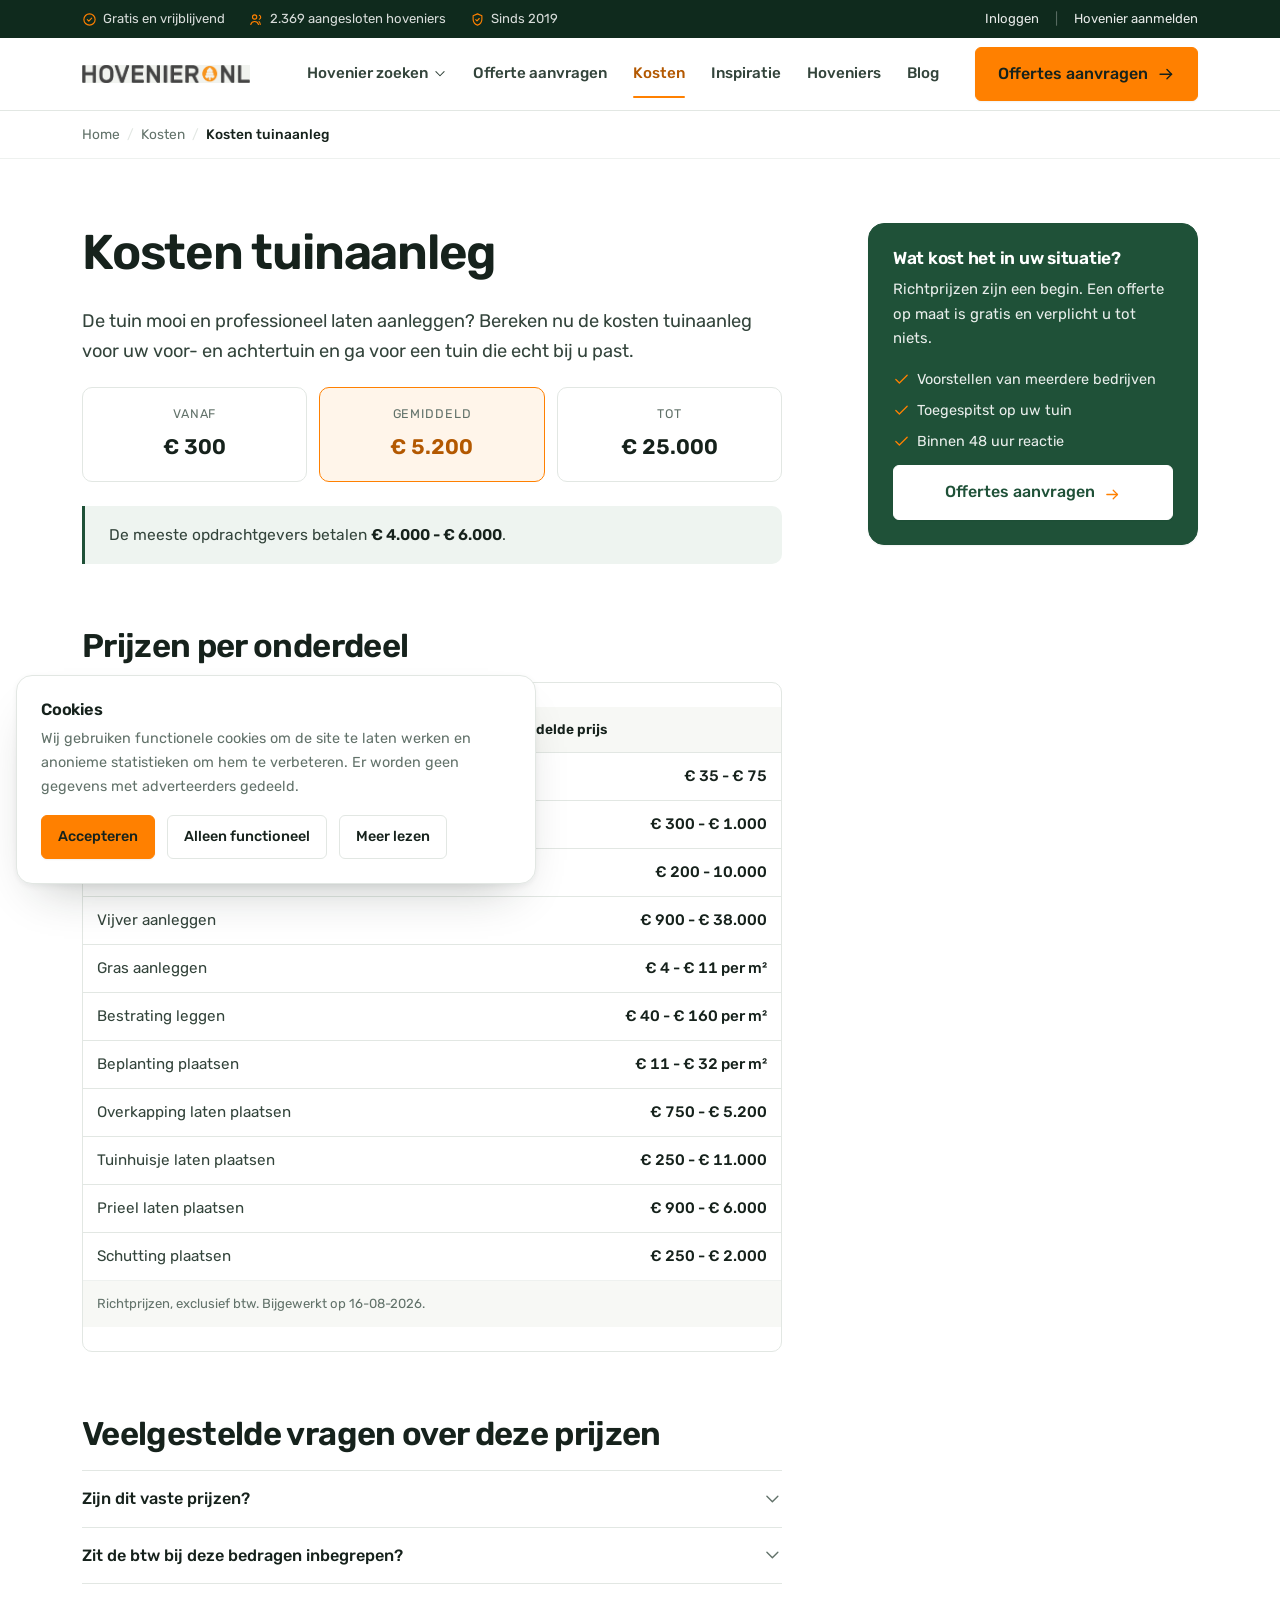
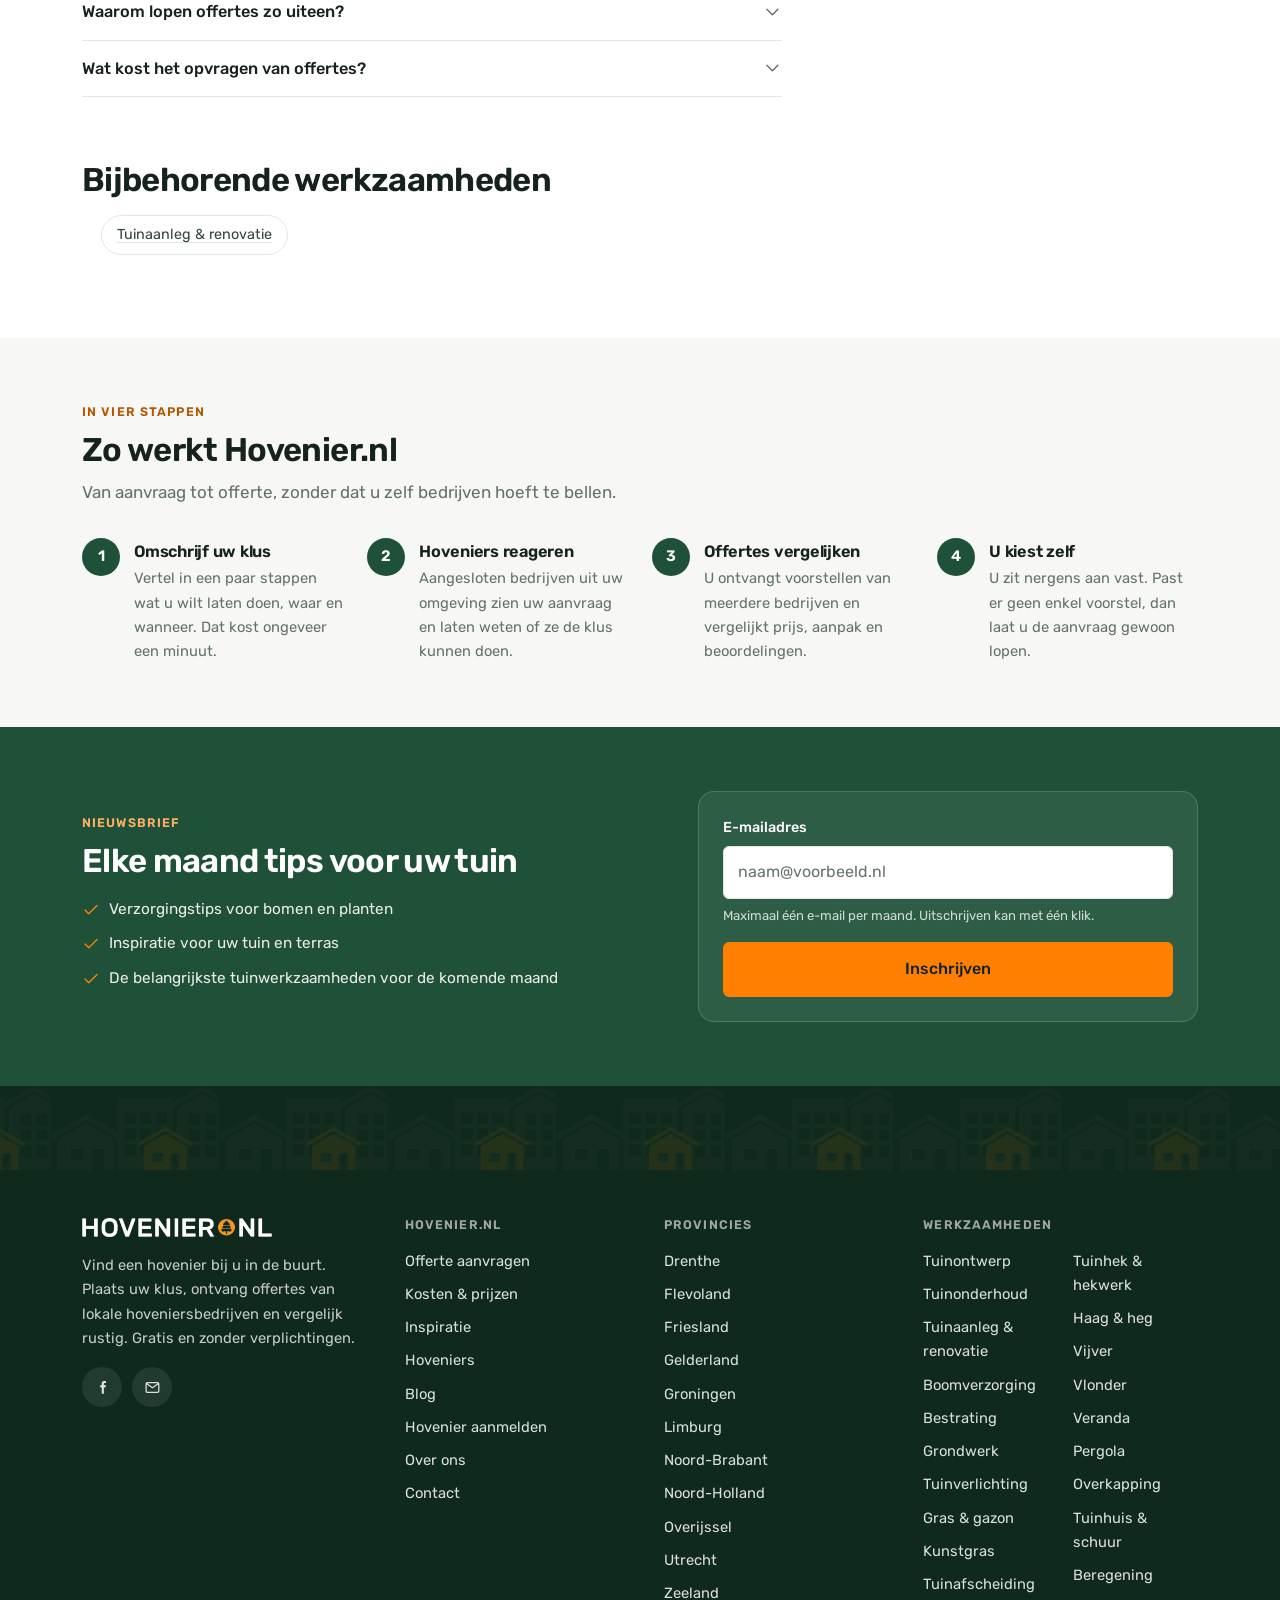
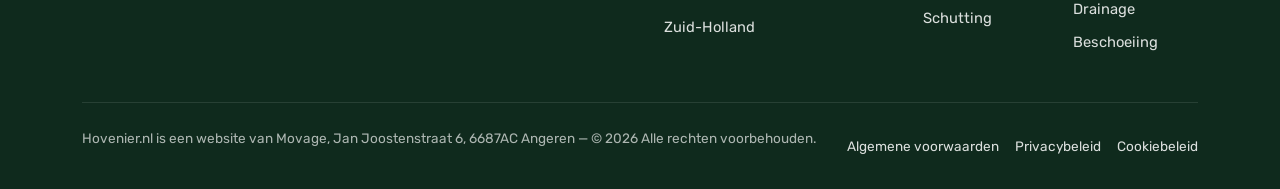
<file: kosten-tuinaanleg.html>
<!DOCTYPE html>
<html lang="nl">
<head>
<meta charset="utf-8">
<meta name="viewport" content="width=device-width, initial-scale=1">
<title>Kosten Tuinaanleg | Wat Kost Een Tuin Aanleggen | Hovenier.nl</title>
<meta name="description" content="De tuin mooi en professioneel laten aanleggen? Bereken nu de kosten tuinaanleg voor uw voor- en achtertuin en ga voor een tuin die echt bij u past.">
<link rel="canonical" href="https://www.hovenier.nl/kosten/tuinaanleg">
<meta name="theme-color" content="#1f5138">
<meta property="og:type" content="website">
<meta property="og:locale" content="nl_NL">
<meta property="og:site_name" content="Hovenier.nl">
<meta property="og:title" content="Kosten Tuinaanleg | Wat Kost Een Tuin Aanleggen | Hovenier.nl">
<meta property="og:description" content="De tuin mooi en professioneel laten aanleggen? Bereken nu de kosten tuinaanleg voor uw voor- en achtertuin en ga voor een tuin die echt bij u past.">
<link rel="preload" href="assets/fonts/rubik-latin-400.woff2" as="font" type="font/woff2" crossorigin>
<link rel="preload" href="assets/fonts/rubik-latin-600.woff2" as="font" type="font/woff2" crossorigin>
<link rel="stylesheet" href="assets/css/site.css">
<link rel="icon" href="assets/img/logo_mobile.webp">

<script type="application/ld+json">{"@context": "https://schema.org", "@type": "FAQPage", "mainEntity": [{"@type": "Question", "name": "Zijn dit vaste prijzen?", "acceptedAnswer": {"@type": "Answer", "text": "Nee. Het zijn richtprijzen op basis van veelvoorkomende opdrachten. De uiteindelijke prijs hangt af van de omvang van het werk, de gekozen materialen, de bereikbaarheid van uw tuin en de afvoer van materiaal."}}, {"@type": "Question", "name": "Zit de btw bij deze bedragen inbegrepen?", "acceptedAnswer": {"@type": "Answer", "text": "De genoemde bedragen zijn exclusief btw. Voor particulieren komt daar het geldende btw-tarief bij; op arbeid aan woningen ouder dan twee jaar geldt in sommige gevallen een verlaagd tarief."}}, {"@type": "Question", "name": "Waarom lopen offertes zo uiteen?", "acceptedAnswer": {"@type": "Answer", "text": "Bedrijven rekenen verschillende uurtarieven en kiezen andere materialen of werkwijzen. Daarom is het verstandig om meerdere offertes op te vragen en te kijken wat er precies in zit."}}, {"@type": "Question", "name": "Wat kost het opvragen van offertes?", "acceptedAnswer": {"@type": "Answer", "text": "Niets. Een aanvraag via Hovenier.nl is gratis en u zit nergens aan vast. U beslist zelf of en met wie u in zee gaat."}}]}</script>
</head>
<body>
<a class="skip-link" href="#main">Naar de hoofdinhoud</a>

<div class="topbar">
  <div class="container">
    <ul class="topbar-facts">
      <li><svg class="ico" viewBox="0 0 24 24" aria-hidden="true" focusable="false"><circle cx="12" cy="12" r="9"/><path d="M8.5 12.2l2.4 2.4 4.6-4.8"/></svg> Gratis en vrijblijvend</li>
      <li><svg class="ico" viewBox="0 0 24 24" aria-hidden="true" focusable="false"><circle cx="9" cy="8" r="3.4"/><path d="M2.8 20a6.4 6.4 0 0112.4 0"/><path d="M16.5 5.2a3.4 3.4 0 010 6.4M18 20a6.4 6.4 0 00-2-4.6"/></svg> 2.369 aangesloten hoveniers</li>
      <li><svg class="ico" viewBox="0 0 24 24" aria-hidden="true" focusable="false"><path d="M12 3l7 3v5.5c0 4.4-3 8-7 9.5-4-1.5-7-5.1-7-9.5V6z"/><path d="M9.2 12.2l2 2 3.6-3.8"/></svg> Sinds 2019</li>
    </ul>
    <div class="topbar-links">
      <a href="hoveniers.html">Inloggen</a>
      <span class="sep" aria-hidden="true">|</span>
      <a href="index.html">Hovenier aanmelden</a>
    </div>
  </div>
</div>
<header class="site-header">
  <div class="container header-inner">
    <a class="brand" href="index.html" aria-label="Hovenier.nl — naar de homepage">
      <img src="assets/img/logo.png" alt="Hovenier.nl" width="336" height="60">
    </a>
    <nav class="main-nav" aria-label="Hoofdnavigatie">
      <ul class="nav-list"><li class="nav-item nav-item--has-menu"><a class="nav-link" href="index.html" aria-expanded="false" aria-haspopup="true">Hovenier zoeken <svg class="ico caret" viewBox="0 0 24 24" aria-hidden="true" focusable="false"><path d="M5 8l7 7 7-7"/></svg></a>
      <div class="megamenu">
        <h4>Alle werkzaamheden</h4>
        <ul class="megamenu-grid"><li><a href="index.html">Tuinontwerp</a></li><li><a href="index.html">Tuinonderhoud</a></li><li><a href="specialisaties-tuinaanleg-tuinrenovatie.html">Tuinaanleg &amp; renovatie</a></li><li><a href="index.html">Boomverzorging</a></li><li><a href="index.html">Bestrating</a></li><li><a href="index.html">Grondwerk</a></li><li><a href="index.html">Tuinverlichting</a></li><li><a href="index.html">Gras &amp; gazon</a></li><li><a href="index.html">Kunstgras</a></li><li><a href="index.html">Tuinafscheiding</a></li><li><a href="index.html">Schutting</a></li><li><a href="index.html">Tuinhek &amp; hekwerk</a></li><li><a href="index.html">Haag &amp; heg</a></li><li><a href="index.html">Vijver</a></li><li><a href="index.html">Vlonder</a></li><li><a href="index.html">Veranda</a></li><li><a href="index.html">Pergola</a></li><li><a href="index.html">Overkapping</a></li><li><a href="index.html">Tuinhuis &amp; schuur</a></li><li><a href="index.html">Beregening</a></li><li><a href="index.html">Drainage</a></li><li><a href="index.html">Beschoeiing</a></li></ul>
        <div class="megamenu-foot">
          <span>Staat uw klus er niet bij? Omschrijf hem zelf in de aanvraag.</span>
          <a class="link-arrow" href="aanvragen.html">Offerte aanvragen <svg class="ico" viewBox="0 0 24 24" aria-hidden="true" focusable="false"><path d="M4 12h15"/><path d="M13 6l6 6-6 6"/></svg></a>
        </div>
      </div></li><li class="nav-item"><a class="nav-link" href="aanvragen.html">Offerte aanvragen</a></li><li class="nav-item"><a class="nav-link is-active" href="index.html" aria-current="page">Kosten</a></li><li class="nav-item"><a class="nav-link" href="index.html">Inspiratie</a></li><li class="nav-item"><a class="nav-link" href="hoveniers.html">Hoveniers</a></li><li class="nav-item"><a class="nav-link" href="index.html">Blog</a></li></ul>
    </nav>
    <div class="header-cta">
      <a class="btn btn--arrow" href="aanvragen.html">Offertes aanvragen <svg class="ico" viewBox="0 0 24 24" aria-hidden="true" focusable="false"><path d="M4 12h15"/><path d="M13 6l6 6-6 6"/></svg></a>
    </div>
    <button type="button" class="nav-toggle" aria-expanded="false" aria-controls="mobile-nav" aria-label="Menu openen">
      <span class="bars" aria-hidden="true"><span></span><span></span><span></span></span>
    </button>
  </div>
</header>

<div class="mobile-nav" id="mobile-nav">
  <div class="mobile-nav__scrim"></div>
  <div class="mobile-nav__panel" role="dialog" aria-modal="true" aria-label="Menu">
    <div class="mobile-nav__head">
      <img src="assets/img/logo.png" alt="Hovenier.nl" width="336" height="60">
      <button type="button" class="mobile-nav__close" aria-label="Menu sluiten"><svg class="ico" viewBox="0 0 24 24" aria-hidden="true" focusable="false"><path d="M6 6l12 12M18 6L6 18"/></svg></button>
    </div>
    <div class="mobile-nav__body">
      <ul>
        <li>
          <button type="button" data-acc aria-expanded="false">Hovenier zoeken <svg class="ico acc-caret" viewBox="0 0 24 24" aria-hidden="true" focusable="false"><path d="M5 8l7 7 7-7"/></svg></button>
          <ul class="sub">
            <li><a href="index.html">Alle werkzaamheden</a></li>
            <li><a href="index.html">Tuinontwerp</a></li><li><a href="index.html">Tuinonderhoud</a></li><li><a href="specialisaties-tuinaanleg-tuinrenovatie.html">Tuinaanleg &amp; renovatie</a></li><li><a href="index.html">Boomverzorging</a></li><li><a href="index.html">Bestrating</a></li><li><a href="index.html">Grondwerk</a></li><li><a href="index.html">Tuinverlichting</a></li><li><a href="index.html">Gras &amp; gazon</a></li><li><a href="index.html">Kunstgras</a></li><li><a href="index.html">Tuinafscheiding</a></li><li><a href="index.html">Schutting</a></li><li><a href="index.html">Tuinhek &amp; hekwerk</a></li><li><a href="index.html">Haag &amp; heg</a></li><li><a href="index.html">Vijver</a></li><li><a href="index.html">Vlonder</a></li><li><a href="index.html">Veranda</a></li><li><a href="index.html">Pergola</a></li><li><a href="index.html">Overkapping</a></li><li><a href="index.html">Tuinhuis &amp; schuur</a></li><li><a href="index.html">Beregening</a></li><li><a href="index.html">Drainage</a></li><li><a href="index.html">Beschoeiing</a></li>
          </ul>
        </li>
        <li><a href="aanvragen.html">Offerte aanvragen</a></li><li><a href="index.html">Kosten</a></li><li><a href="index.html">Inspiratie</a></li><li><a href="hoveniers.html">Hoveniers</a></li><li><a href="index.html">Blog</a></li>
      </ul>
    </div>
    <div class="mobile-nav__foot">
      <a class="btn btn--block" href="aanvragen.html">Offertes aanvragen</a>
      <a class="btn btn--ghost btn--block" href="index.html">Hovenier aanmelden</a>
    </div>
  </div>
</div>
<main id="main">

<nav class="breadcrumbs" aria-label="Kruimelpad">
  <div class="container"><ol><li><a href="index.html">Home</a></li><li><a href="index.html">Kosten</a></li><li><span aria-current="page">Kosten tuinaanleg</span></li></ol></div>
</nav>
<script type="application/ld+json">{"@context": "https://schema.org", "@type": "BreadcrumbList", "itemListElement": [{"@type": "ListItem", "position": 1, "name": "Home"}, {"@type": "ListItem", "position": 2, "name": "Kosten"}, {"@type": "ListItem", "position": 3, "name": "Kosten tuinaanleg"}]}</script>
<section class="section">
  <div class="container">
    <div class="article-layout">
      <article class="prose">
        <h1>Kosten tuinaanleg</h1>
        <p class="lead">De tuin mooi en professioneel laten aanleggen? Bereken nu de kosten tuinaanleg voor uw voor- en achtertuin en ga voor een tuin die echt bij u past.</p>
        <dl class="cost-figures"><div class="cost-figure"><dt>Vanaf</dt><dd>€ 300</dd></div><div class="cost-figure cost-figure--hi"><dt>Gemiddeld</dt><dd>€ 5.200</dd></div><div class="cost-figure"><dt>Tot</dt><dd>€ 25.000</dd></div></dl>
        <p class="callout">De meeste opdrachtgevers betalen <strong>€ 4.000 - € 6.000</strong>.</p>
        <h2>Prijzen per onderdeel</h2>

        <div class="table-scroll mb-4">
          <table class="cost-table">
            <caption>Richtprijzen, exclusief btw. Bijgewerkt op 16-08-2026.</caption>
            <thead><tr><th scope="col">Werkzaamheid</th><th scope="col">Gemiddelde prijs</th></tr></thead><tbody><tr><td>Hovenier uurtarief</td><td>€ 35 - € 75</td></tr><tr><td>Tuinontwerp</td><td>€ 300 - € 1.000</td></tr><tr><td>Tuinhuis plaatsen</td><td>€ 200 - 10.000</td></tr><tr><td>Vijver aanleggen</td><td>€ 900 - € 38.000</td></tr><tr><td>Gras aanleggen</td><td>€ 4 - € 11 per m²</td></tr><tr><td>Bestrating leggen</td><td>€ 40 - € 160 per m²</td></tr><tr><td>Beplanting plaatsen</td><td>€ 11 - € 32 per m²</td></tr><tr><td>Overkapping laten plaatsen</td><td>€ 750 - € 5.200</td></tr><tr><td>Tuinhuisje laten plaatsen</td><td>€ 250 - € 11.000</td></tr><tr><td>Prieel laten plaatsen</td><td>€ 900 - € 6.000</td></tr><tr><td>Schutting plaatsen</td><td>€ 250 - € 2.000</td></tr></tbody>
          </table>
        </div>
        <h2>Veelgestelde vragen over deze prijzen</h2>
        <div class="accordion" data-single>
        <div class="accordion__item">
          <h3><button type="button" class="accordion__btn" aria-expanded="false" aria-controls="faq-0">
            Zijn dit vaste prijzen? <svg class="ico" viewBox="0 0 24 24" aria-hidden="true" focusable="false"><path d="M5 8l7 7 7-7"/></svg></button></h3>
          <div class="accordion__panel" id="faq-0"><div><p>Nee. Het zijn richtprijzen op basis van veelvoorkomende opdrachten. De uiteindelijke prijs hangt af van de omvang van het werk, de gekozen materialen, de bereikbaarheid van uw tuin en de afvoer van materiaal.</p></div></div>
        </div>
        <div class="accordion__item">
          <h3><button type="button" class="accordion__btn" aria-expanded="false" aria-controls="faq-1">
            Zit de btw bij deze bedragen inbegrepen? <svg class="ico" viewBox="0 0 24 24" aria-hidden="true" focusable="false"><path d="M5 8l7 7 7-7"/></svg></button></h3>
          <div class="accordion__panel" id="faq-1"><div><p>De genoemde bedragen zijn exclusief btw. Voor particulieren komt daar het geldende btw-tarief bij; op arbeid aan woningen ouder dan twee jaar geldt in sommige gevallen een verlaagd tarief.</p></div></div>
        </div>
        <div class="accordion__item">
          <h3><button type="button" class="accordion__btn" aria-expanded="false" aria-controls="faq-2">
            Waarom lopen offertes zo uiteen? <svg class="ico" viewBox="0 0 24 24" aria-hidden="true" focusable="false"><path d="M5 8l7 7 7-7"/></svg></button></h3>
          <div class="accordion__panel" id="faq-2"><div><p>Bedrijven rekenen verschillende uurtarieven en kiezen andere materialen of werkwijzen. Daarom is het verstandig om meerdere offertes op te vragen en te kijken wat er precies in zit.</p></div></div>
        </div>
        <div class="accordion__item">
          <h3><button type="button" class="accordion__btn" aria-expanded="false" aria-controls="faq-3">
            Wat kost het opvragen van offertes? <svg class="ico" viewBox="0 0 24 24" aria-hidden="true" focusable="false"><path d="M5 8l7 7 7-7"/></svg></button></h3>
          <div class="accordion__panel" id="faq-3"><div><p>Niets. Een aanvraag via Hovenier.nl is gratis en u zit nergens aan vast. U beslist zelf of en met wie u in zee gaat.</p></div></div>
        </div></div>
        <h2>Bijbehorende werkzaamheden</h2><ul class="chips"><li><a href="specialisaties-tuinaanleg-tuinrenovatie.html">Tuinaanleg &amp; renovatie</a></li></ul>
      </article>
      <aside class="sidebar">
        <div class="side-card side-card--cta">
          <h3>Wat kost het in uw situatie?</h3>
          <p>Richtprijzen zijn een begin. Een offerte op maat is gratis en verplicht u tot niets.</p>
          <ul>
            <li><svg class="ico" viewBox="0 0 24 24" aria-hidden="true" focusable="false"><path d="M20 6L9 17l-5-5"/></svg> Voorstellen van meerdere bedrijven</li>
            <li><svg class="ico" viewBox="0 0 24 24" aria-hidden="true" focusable="false"><path d="M20 6L9 17l-5-5"/></svg> Toegespitst op uw tuin</li>
            <li><svg class="ico" viewBox="0 0 24 24" aria-hidden="true" focusable="false"><path d="M20 6L9 17l-5-5"/></svg> Binnen 48 uur reactie</li>
          </ul>
          <a class="btn btn--light btn--block btn--arrow" href="aanvragen.html">Offertes aanvragen <svg class="ico" viewBox="0 0 24 24" aria-hidden="true" focusable="false"><path d="M4 12h15"/><path d="M13 6l6 6-6 6"/></svg></a>
        </div>
      </aside>
    </div>
  </div>
</section>

<section class="section section--soft">
  <div class="container">
    <div class="section-head">
      <span class="eyebrow">In vier stappen</span>
      <h2>Zo werkt Hovenier.nl</h2>
      <p>Van aanvraag tot offerte, zonder dat u zelf bedrijven hoeft te bellen.</p>
    </div>
    <div class="steps reveal"><div class="step-card"><h3>Omschrijf uw klus</h3><p>Vertel in een paar stappen wat u wilt laten doen, waar en wanneer. Dat kost ongeveer een minuut.</p></div><div class="step-card"><h3>Hoveniers reageren</h3><p>Aangesloten bedrijven uit uw omgeving zien uw aanvraag en laten weten of ze de klus kunnen doen.</p></div><div class="step-card"><h3>Offertes vergelijken</h3><p>U ontvangt voorstellen van meerdere bedrijven en vergelijkt prijs, aanpak en beoordelingen.</p></div><div class="step-card"><h3>U kiest zelf</h3><p>U zit nergens aan vast. Past er geen enkel voorstel, dan laat u de aanvraag gewoon lopen.</p></div></div>
  </div>
</section>

<section class="section newsletter">
  <div class="container">
    <div class="newsletter__grid">
      <div>
        <span class="eyebrow eyebrow--brand">Nieuwsbrief</span>
        <h2>Elke maand tips voor uw tuin</h2>
        <ul>
          <li><svg class="ico" viewBox="0 0 24 24" aria-hidden="true" focusable="false"><path d="M20 6L9 17l-5-5"/></svg> Verzorgingstips voor bomen en planten</li>
          <li><svg class="ico" viewBox="0 0 24 24" aria-hidden="true" focusable="false"><path d="M20 6L9 17l-5-5"/></svg> Inspiratie voor uw tuin en terras</li>
          <li><svg class="ico" viewBox="0 0 24 24" aria-hidden="true" focusable="false"><path d="M20 6L9 17l-5-5"/></svg> De belangrijkste tuinwerkzaamheden voor de komende maand</li>
        </ul>
      </div>
      <form class="newsletter__form" data-simple-form novalidate>
        <div class="form-row">
          <label for="nb-email">E-mailadres</label>
          <input type="email" id="nb-email" name="email" placeholder="naam@voorbeeld.nl"
                 autocomplete="email" required data-rule="email"
                 data-msg-required="Vul uw e-mailadres in." data-msg-invalid="Dit e-mailadres klopt niet.">
          <span class="error"></span>
          <span class="hint">Maximaal één e-mail per maand. Uitschrijven kan met één klik.</span>
        </div>
        <button type="submit" class="btn btn--block" data-done="Ingeschreven">Inschrijven</button>
        <p class="newsletter__msg" data-form-msg><svg class="ico" viewBox="0 0 24 24" aria-hidden="true" focusable="false"><circle cx="12" cy="12" r="9"/><path d="M8.5 12.2l2.4 2.4 4.6-4.8"/></svg> Bedankt, u staat op de lijst.</p>
      </form>
    </div>
  </div>
</section>

<div class="mobile-cta">
  <div class="mobile-cta__text"><strong>Gratis &amp; vrijblijvend</strong>Ontvang offertes van hoveniers</div>
  <a class="btn btn--sm" href="aanvragen.html">Plaats uw klus</a>
</div>
</main>

<footer class="site-footer">
  <div class="site-footer__skyline" aria-hidden="true"
       style="background-image:url('../../assets/img/buildings-footer.webp')"></div>
  <div class="container">
    <div class="footer-grid">
      <div class="footer-col footer-about">
        <img src="assets/img/logo-wit.png" alt="Hovenier.nl" width="357" height="37" loading="lazy">
        <p>Vind een hovenier bij u in de buurt. Plaats uw klus, ontvang offertes van lokale
           hoveniersbedrijven en vergelijk rustig. Gratis en zonder verplichtingen.</p>
        <div class="footer-social">
          <a href="https://www.facebook.com/people/Hoveniernl/100057050426956/" rel="noopener" aria-label="Facebook"><svg class="ico" viewBox="0 0 24 24" aria-hidden="true" focusable="false"><path d="M14 8.5V7c0-.8.4-1.2 1.3-1.2H17V3h-2.6C11.8 3 11 4.4 11 6.6v1.9H9V12h2v9h3v-9h2.3l.4-3.5z" fill="currentColor" stroke="none"/></svg></a>
          <a href="mailto:mail@hovenier.nl" aria-label="E-mail"><svg class="ico" viewBox="0 0 24 24" aria-hidden="true" focusable="false"><rect x="3" y="5" width="18" height="14" rx="2"/><path d="M3.5 6.5l8.5 6 8.5-6"/></svg></a>
        </div>
      </div>
      <div class="footer-col">
        <h3>Hovenier.nl</h3>
        <ul><li><a href="aanvragen.html">Offerte aanvragen</a></li><li><a href="index.html">Kosten &amp; prijzen</a></li><li><a href="index.html">Inspiratie</a></li><li><a href="hoveniers.html">Hoveniers</a></li><li><a href="index.html">Blog</a></li><li><a href="index.html">Hovenier aanmelden</a></li><li><a href="index.html">Over ons</a></li><li><a href="index.html">Contact</a></li></ul>
      </div>
      <div class="footer-col">
        <h3>Provincies</h3>
        <ul><li><a href="hoveniers.html?provincie=drenthe">Drenthe</a></li><li><a href="hoveniers.html?provincie=flevoland">Flevoland</a></li><li><a href="hoveniers.html?provincie=friesland">Friesland</a></li><li><a href="hoveniers.html?provincie=gelderland">Gelderland</a></li><li><a href="hoveniers.html?provincie=groningen">Groningen</a></li><li><a href="hoveniers.html?provincie=limburg">Limburg</a></li><li><a href="hoveniers.html?provincie=noord-brabant">Noord-Brabant</a></li><li><a href="hoveniers.html?provincie=noord-holland">Noord-Holland</a></li><li><a href="hoveniers.html?provincie=overijssel">Overijssel</a></li><li><a href="hoveniers.html?provincie=utrecht">Utrecht</a></li><li><a href="hoveniers.html?provincie=zeeland">Zeeland</a></li><li><a href="hoveniers.html?provincie=zuid-holland">Zuid-Holland</a></li></ul>
      </div>
      <div class="footer-col footer-col--split">
        <h3>Werkzaamheden</h3>
        <ul><li><a href="index.html">Tuinontwerp</a></li><li><a href="index.html">Tuinonderhoud</a></li><li><a href="specialisaties-tuinaanleg-tuinrenovatie.html">Tuinaanleg &amp; renovatie</a></li><li><a href="index.html">Boomverzorging</a></li><li><a href="index.html">Bestrating</a></li><li><a href="index.html">Grondwerk</a></li><li><a href="index.html">Tuinverlichting</a></li><li><a href="index.html">Gras &amp; gazon</a></li><li><a href="index.html">Kunstgras</a></li><li><a href="index.html">Tuinafscheiding</a></li><li><a href="index.html">Schutting</a></li><li><a href="index.html">Tuinhek &amp; hekwerk</a></li><li><a href="index.html">Haag &amp; heg</a></li><li><a href="index.html">Vijver</a></li><li><a href="index.html">Vlonder</a></li><li><a href="index.html">Veranda</a></li><li><a href="index.html">Pergola</a></li><li><a href="index.html">Overkapping</a></li><li><a href="index.html">Tuinhuis &amp; schuur</a></li><li><a href="index.html">Beregening</a></li><li><a href="index.html">Drainage</a></li><li><a href="index.html">Beschoeiing</a></li></ul>
      </div>
    </div>
    <div class="footer-bottom">
      <p>Hovenier.nl is een website van Movage, Jan Joostenstraat 6, 6687AC Angeren &mdash;
         &copy; <span data-year>2026</span> Alle rechten voorbehouden.</p>
      <ul>
        <li><a href="index.html">Algemene voorwaarden</a></li>
        <li><a href="index.html">Privacybeleid</a></li>
        <li><a href="privacy/#cookies">Cookiebeleid</a></li>
      </ul>
    </div>
  </div>
</footer>

<button type="button" class="to-top" aria-label="Terug naar boven"><svg class="ico" viewBox="0 0 24 24" aria-hidden="true" focusable="false"><path d="M19 16l-7-7-7 7"/></svg></button>

<div class="cookiebar" role="dialog" aria-live="polite" aria-label="Cookievoorkeuren">
  <h3>Cookies</h3>
  <p>Wij gebruiken functionele cookies om de site te laten werken en anonieme statistieken
     om hem te verbeteren. Er worden geen gegevens met adverteerders gedeeld.</p>
  <div class="cookiebar__actions">
    <button type="button" class="btn btn--sm" data-cookie="all">Accepteren</button>
    <button type="button" class="btn btn--ghost btn--sm" data-cookie="functional">Alleen functioneel</button>
    <a class="btn btn--ghost btn--sm" href="privacy/#cookies">Meer lezen</a>
  </div>
</div>
<script src="assets/js/site.js" defer></script>
</body>
</html>
</file>
<file: assets/css/site.css>
@import url("fonts.css");

/* ==========================================================================
   Hovenier.nl — herbouw
   Design tokens
   ========================================================================== */

:root {
  /* Merk */
  --brand: #ff8000;
  --brand-700: #d96c00;
  --brand-800: #b35800;
  --brand-300: #ffb066;   /* lichte tint voor tekst op donkere vlakken */
  --brand-050: #fff5ea;
  --brand-100: #ffe6cc;

  /* Groen (structuur, footer, accenten) */
  --green: #1f5138;
  --green-700: #17402c;
  --green-900: #0f2a1d;
  --green-050: #eef4f0;
  --green-100: #d9e7de;

  /* Neutraal */
  --ink: #16221c;
  --ink-2: #33443b;
  --muted: #62726a;
  --muted-2: #64736b;   /* haalt 4.5:1 op wit en op --bg-soft */
  --line: #e2e7e3;
  --line-2: #eef1ef;
  --bg: #ffffff;
  --bg-soft: #f7f8f5;
  --bg-soft-2: #f1f3ef;

  --star: #f0a500;
  --danger: #c0392b;
  --ok: #2e7d4f;

  /* Ruimte */
  --sp-1: 4px;  --sp-2: 8px;  --sp-3: 12px; --sp-4: 16px;
  --sp-5: 24px; --sp-6: 32px; --sp-7: 48px; --sp-8: 64px; --sp-9: 96px;

  --r-sm: 6px; --r: 10px; --r-lg: 16px; --r-pill: 999px;

  --shadow-1: 0 1px 2px rgba(22,34,28,.06);
  --shadow-2: 0 1px 2px rgba(22,34,28,.05), 0 10px 24px -14px rgba(22,34,28,.25);
  --shadow-3: 0 2px 6px rgba(22,34,28,.06), 0 24px 48px -24px rgba(22,34,28,.30);

  --container: 1180px;
  --header-h: 72px;

  --ease: cubic-bezier(.22,.61,.36,1);
}

/* ==========================================================================
   Reset & basis
   ========================================================================== */

*, *::before, *::after { box-sizing: border-box; }

html {
  -webkit-text-size-adjust: 100%;
  scroll-behavior: smooth;
  scroll-padding-top: calc(var(--header-h) + 16px);
}
@media (prefers-reduced-motion: reduce) {
  html { scroll-behavior: auto; }
  *, *::before, *::after { animation-duration: .01ms !important; transition-duration: .01ms !important; }
}

body {
  margin: 0;
  font-family: Rubik, -apple-system, BlinkMacSystemFont, "Segoe UI", Roboto, Arial, sans-serif;
  font-size: 17px;
  line-height: 1.65;
  color: var(--ink-2);
  background: var(--bg);
  -webkit-font-smoothing: antialiased;
  text-rendering: optimizeLegibility;
  overflow-wrap: break-word;
}
body.is-locked { overflow: hidden; }

img, svg, video { max-width: 100%; height: auto; display: block; }
img { background: var(--bg-soft-2); }

h1, h2, h3, h4, h5 {
  margin: 0 0 .5em;
  color: var(--ink);
  font-weight: 600;
  line-height: 1.2;
  letter-spacing: -.015em;
}
h1 { font-size: clamp(2rem, 1.4rem + 2.4vw, 3.05rem); letter-spacing: -.025em; }
h2 { font-size: clamp(1.5rem, 1.2rem + 1.1vw, 2.05rem); letter-spacing: -.02em; }
h3 { font-size: clamp(1.2rem, 1.08rem + .5vw, 1.42rem); }
h4 { font-size: 1.08rem; font-weight: 600; }
p  { margin: 0 0 1.15em; }
p:last-child { margin-bottom: 0; }

a { color: var(--green); text-decoration: none; }
a:hover { color: var(--brand-700); text-decoration: underline; text-underline-offset: 3px; }

strong { font-weight: 600; color: var(--ink); }
small { font-size: .82rem; }
hr { border: 0; border-top: 1px solid var(--line); margin: var(--sp-6) 0; }

ul, ol { margin: 0 0 1.15em; padding-left: 1.3em; }
li { margin-bottom: .35em; }

:focus-visible {
  outline: 3px solid var(--brand);
  outline-offset: 2px;
  border-radius: var(--r-sm);
}

::selection { background: var(--brand-100); color: var(--ink); }

.skip-link {
  position: absolute; left: 12px; top: -100px; z-index: 200;
  background: var(--ink); color: #fff; padding: 12px 18px; border-radius: var(--r);
  transition: top .2s var(--ease);
}
.skip-link:focus { top: 12px; color: #fff; }

.sr-only {
  position: absolute; width: 1px; height: 1px; padding: 0; margin: -1px;
  overflow: hidden; clip: rect(0 0 0 0); white-space: nowrap; border: 0;
}

/* ==========================================================================
   Layout
   ========================================================================== */

.container {
  width: 100%;
  max-width: var(--container);
  margin-inline: auto;
  padding-inline: 20px;
}
@media (min-width: 768px) { .container { padding-inline: 32px; } }

.section { padding-block: var(--sp-7); }
@media (min-width: 768px) { .section { padding-block: var(--sp-8); } }
.section--tight { padding-block: var(--sp-6); }
.section--soft { background: var(--bg-soft); }
.section--line { border-top: 1px solid var(--line); }

.section-head { margin-bottom: var(--sp-6); max-width: 62ch; }
.section-head p { color: var(--muted); margin-bottom: 0; }
.section-head--row {
  display: flex; align-items: flex-end; justify-content: space-between;
  gap: var(--sp-4); max-width: none; flex-wrap: wrap;
}
.section-head h2 { margin-bottom: .25em; }

.eyebrow {
  display: block;
  font-size: .78rem; font-weight: 600; letter-spacing: .09em;
  text-transform: uppercase; color: var(--brand-800); margin-bottom: .6em;
}

.grid { display: grid; gap: var(--sp-5); }
.grid-2 { grid-template-columns: repeat(auto-fit, minmax(280px, 1fr)); }
.grid-3 { grid-template-columns: repeat(auto-fit, minmax(260px, 1fr)); }
.grid-4 { grid-template-columns: repeat(auto-fill, minmax(232px, 1fr)); }

/* ==========================================================================
   Knoppen
   ========================================================================== */

.btn {
  --btn-bg: var(--brand);
  --btn-fg: var(--ink);           /* donkere tekst op oranje haalt 6.5:1 contrast */
  --btn-bd: var(--brand);
  display: inline-flex; align-items: center; justify-content: center; gap: .55em;
  font: inherit; font-weight: 500; font-size: 1rem;
  padding: 13px 22px;
  min-height: 48px;
  border: 1px solid var(--btn-bd);
  border-radius: var(--r-sm);
  background: var(--btn-bg);
  color: var(--btn-fg);
  cursor: pointer;
  text-decoration: none;
  transition: background-color .16s var(--ease), border-color .16s var(--ease),
              transform .16s var(--ease), box-shadow .16s var(--ease);
  box-shadow: var(--shadow-1);
}
.btn:hover {
  --btn-bg: var(--brand-700); --btn-bd: var(--brand-700);
  text-decoration: none;
  transform: translateY(-1px);
  box-shadow: var(--shadow-2);
}
.btn:active { transform: translateY(0); box-shadow: var(--shadow-1); }
.btn[disabled], .btn[aria-disabled="true"] { opacity: .5; pointer-events: none; }

.btn--ghost { --btn-bg: transparent; --btn-fg: var(--ink); --btn-bd: var(--line); box-shadow: none; }
.btn--ghost:hover { --btn-bg: var(--bg-soft); --btn-fg: var(--ink); --btn-bd: var(--muted-2); }

.btn--green { --btn-bg: var(--green); --btn-fg: #fff; --btn-bd: var(--green); }
.btn--green:hover { --btn-bg: var(--green-700); --btn-fg: #fff; --btn-bd: var(--green-700); }

.btn--light { --btn-bg: #fff; --btn-fg: var(--green); --btn-bd: #fff; }
.btn--light:hover { --btn-bg: var(--brand-050); --btn-fg: var(--brand-800); --btn-bd: var(--brand-050); }

.btn--lg { font-size: 1.06rem; padding: 16px 30px; min-height: 56px; }
.btn--sm { font-size: .9rem; padding: 9px 16px; min-height: 40px; }
.btn--block { display: flex; width: 100%; }

.btn .ico { flex: none; }
.btn--arrow .ico { transition: transform .16s var(--ease); }
.btn--arrow:hover .ico { transform: translateX(3px); }

.link-arrow {
  display: inline-flex; align-items: center; gap: .4em;
  font-weight: 500; color: var(--green);
}
.link-arrow .ico { transition: transform .16s var(--ease); }
.link-arrow:hover .ico { transform: translateX(3px); }

/* ==========================================================================
   Iconen
   ========================================================================== */

.ico { width: 1.15em; height: 1.15em; fill: none; stroke: currentColor; stroke-width: 1.8; stroke-linecap: round; stroke-linejoin: round; }
.ico--solid { fill: currentColor; stroke: none; }

/* ==========================================================================
   Topbar
   ========================================================================== */

.topbar {
  background: var(--green-900);
  color: rgba(255,255,255,.84);
  font-size: .82rem;
}
.topbar .container { display: flex; align-items: center; justify-content: space-between; gap: var(--sp-4); min-height: 38px; }
.topbar a { color: rgba(255,255,255,.9); }
.topbar a:hover { color: #fff; }
.topbar-facts { display: flex; align-items: center; gap: var(--sp-5); margin: 0; padding: 0; list-style: none; }
.topbar-facts li { display: flex; align-items: center; gap: .45em; margin: 0; }
.topbar-facts .ico { width: 15px; height: 15px; color: var(--brand); }
.topbar-links { display: flex; align-items: center; gap: var(--sp-4); }
.topbar-links .sep { color: rgba(255,255,255,.3); }
@media (max-width: 900px) { .topbar-facts li:nth-child(n+2) { display: none; } }
@media (max-width: 560px) { .topbar { display: none; } }

/* ==========================================================================
   Header / navigatie
   ========================================================================== */

.site-header {
  position: sticky; top: 0; z-index: 90;
  background: rgba(255,255,255,.96);
  backdrop-filter: saturate(1.6) blur(8px);
  border-bottom: 1px solid var(--line);
}
.site-header.is-stuck { box-shadow: var(--shadow-2); }
.header-inner {
  display: flex; align-items: center; gap: var(--sp-5);
  min-height: var(--header-h);
}
.brand { flex: none; display: inline-flex; align-items: center; }
.brand img { width: 168px; height: auto; }
@media (max-width: 480px) { .brand img { width: 138px; } }

.main-nav { margin-left: auto; }
.nav-list { display: flex; align-items: center; gap: 2px; list-style: none; margin: 0; padding: 0; }
.nav-list > li { margin: 0; position: relative; }
.nav-link {
  display: inline-flex; align-items: center; gap: .35em;
  padding: 10px 12px; border-radius: var(--r-sm);
  font-size: .95rem; font-weight: 500; color: var(--ink-2);
  white-space: nowrap;
  background: none; border: 0; font-family: inherit; cursor: pointer;
}
.nav-link:hover { background: var(--bg-soft); color: var(--ink); text-decoration: none; }
.nav-link[aria-current="page"], .nav-link.is-active { color: var(--brand-800); }
.nav-link[aria-current="page"]::after,
.nav-link.is-active::after {
  content: ""; position: absolute; left: 12px; right: 12px; bottom: -1px;
  height: 2px; background: var(--brand); border-radius: 2px;
}
.nav-link .caret { width: 14px; height: 14px; transition: transform .18s var(--ease); }
.nav-link[aria-expanded="true"] .caret { transform: rotate(180deg); }

.header-cta { flex: none; }
@media (max-width: 1120px) { .main-nav, .header-cta { display: none; } }

/* Megamenu */
.megamenu {
  position: absolute; top: calc(100% + 10px); left: 50%; transform: translateX(-50%) translateY(-6px);
  width: min(760px, calc(100vw - 40px));
  background: #fff; border: 1px solid var(--line); border-radius: var(--r-lg);
  box-shadow: var(--shadow-3);
  padding: var(--sp-5);
  opacity: 0; visibility: hidden; pointer-events: none;
  transition: opacity .16s var(--ease), transform .16s var(--ease), visibility .16s;
}
.nav-item.is-open .megamenu { opacity: 1; visibility: visible; pointer-events: auto; transform: translateX(-50%) translateY(0); }
.megamenu h4 { font-size: .76rem; letter-spacing: .09em; text-transform: uppercase; color: var(--muted); margin-bottom: var(--sp-3); }
.megamenu-grid { display: grid; grid-template-columns: repeat(3, 1fr); gap: 2px var(--sp-4); list-style: none; margin: 0 0 var(--sp-4); padding: 0; }
.megamenu-grid li { margin: 0; }
.megamenu-grid a {
  display: block; padding: 7px 10px; border-radius: var(--r-sm);
  font-size: .92rem; color: var(--ink-2);
}
.megamenu-grid a:hover { background: var(--green-050); color: var(--green); text-decoration: none; }
.megamenu-foot {
  display: flex; align-items: center; justify-content: space-between; gap: var(--sp-4);
  border-top: 1px solid var(--line-2); padding-top: var(--sp-4);
  font-size: .92rem;
}

/* Hamburger */
.nav-toggle {
  display: none; margin-left: auto;
  width: 46px; height: 46px; padding: 0;
  align-items: center; justify-content: center;
  background: none; border: 1px solid var(--line); border-radius: var(--r-sm);
  cursor: pointer; color: var(--ink);
}
@media (max-width: 1120px) { .nav-toggle { display: inline-flex; } }
.nav-toggle .bars { display: block; width: 20px; height: 14px; position: relative; }
.nav-toggle .bars span {
  position: absolute; left: 0; right: 0; height: 2px; background: currentColor; border-radius: 2px;
  transition: transform .2s var(--ease), opacity .2s var(--ease);
}
.nav-toggle .bars span:nth-child(1) { top: 0; }
.nav-toggle .bars span:nth-child(2) { top: 6px; }
.nav-toggle .bars span:nth-child(3) { top: 12px; }
.nav-toggle[aria-expanded="true"] .bars span:nth-child(1) { transform: translateY(6px) rotate(45deg); }
.nav-toggle[aria-expanded="true"] .bars span:nth-child(2) { opacity: 0; }
.nav-toggle[aria-expanded="true"] .bars span:nth-child(3) { transform: translateY(-6px) rotate(-45deg); }

/* Mobiel paneel */
.mobile-nav {
  position: fixed; inset: 0; z-index: 95;
  visibility: hidden; pointer-events: none;
}
.mobile-nav.is-open { visibility: visible; pointer-events: auto; }
.mobile-nav__scrim {
  position: absolute; inset: 0; background: rgba(15,42,29,.45);
  opacity: 0; transition: opacity .22s var(--ease);
}
.mobile-nav.is-open .mobile-nav__scrim { opacity: 1; }
.mobile-nav__panel {
  position: absolute; top: 0; right: 0; bottom: 0;
  width: min(420px, 92vw); background: #fff;
  transform: translateX(100%); transition: transform .26s var(--ease);
  display: flex; flex-direction: column;
  box-shadow: var(--shadow-3);
}
.mobile-nav.is-open .mobile-nav__panel { transform: none; }
.mobile-nav__head {
  display: flex; align-items: center; justify-content: space-between;
  padding: var(--sp-4) var(--sp-5); border-bottom: 1px solid var(--line);
}
.mobile-nav__head img { width: 150px; }
.mobile-nav__close {
  width: 42px; height: 42px; border: 1px solid var(--line); background: none;
  border-radius: var(--r-sm); cursor: pointer; color: var(--ink);
  display: inline-flex; align-items: center; justify-content: center;
}
.mobile-nav__body { flex: 1; overflow-y: auto; padding: var(--sp-4) var(--sp-5) var(--sp-6); -webkit-overflow-scrolling: touch; }
.mobile-nav__body ul { list-style: none; margin: 0; padding: 0; }
.mobile-nav__body li { margin: 0; border-bottom: 1px solid var(--line-2); }
.mobile-nav__body a, .mobile-nav__body button {
  display: flex; align-items: center; justify-content: space-between; width: 100%;
  padding: 14px 2px; font: inherit; font-size: 1.02rem; font-weight: 500; color: var(--ink);
  background: none; border: 0; text-align: left; cursor: pointer;
}
.mobile-nav__body .sub { display: none; padding: 0 0 var(--sp-3) var(--sp-3); }
.mobile-nav__body .sub.is-open { display: block; }
.mobile-nav__body .sub li { border: 0; }
.mobile-nav__body .sub a { padding: 9px 2px; font-size: .95rem; font-weight: 400; color: var(--muted); }
.mobile-nav__body .sub a:hover { color: var(--green); }
.mobile-nav__body .acc-caret { transition: transform .18s var(--ease); color: var(--muted); }
.mobile-nav__body button[aria-expanded="true"] .acc-caret { transform: rotate(180deg); }
.mobile-nav__foot { padding: var(--sp-5); border-top: 1px solid var(--line); display: grid; gap: var(--sp-3); }

/* ==========================================================================
   Kruimelpad
   ========================================================================== */

.breadcrumbs { border-bottom: 1px solid var(--line-2); background: var(--bg); }
.breadcrumbs ol {
  display: flex; flex-wrap: wrap; align-items: center; gap: .5em;
  list-style: none; margin: 0; padding: 12px 0; font-size: .86rem; color: var(--muted);
}
.breadcrumbs li { margin: 0; display: flex; align-items: center; gap: .5em; }
.breadcrumbs li + li::before { content: "/"; color: var(--line); }
.breadcrumbs a { color: var(--muted); }
.breadcrumbs a:hover { color: var(--green); }
.breadcrumbs [aria-current] { color: var(--ink); font-weight: 500; }

/* ==========================================================================
   Hero
   ========================================================================== */

.hero { position: relative; background: var(--green-900); color: #fff; overflow: hidden; }
.hero__media { position: absolute; inset: 0; }
.hero__media img { width: 100%; height: 100%; object-fit: cover; opacity: .38; }
.hero__media::after {
  content: ""; position: absolute; inset: 0;
  background: linear-gradient(100deg, rgba(15,42,29,.94) 0%, rgba(15,42,29,.80) 42%, rgba(15,42,29,.55) 100%);
}
.hero__inner { position: relative; padding-block: var(--sp-8) var(--sp-8); }
@media (min-width: 900px) { .hero__inner { padding-block: 88px 80px; } }
.hero__grid { display: grid; gap: var(--sp-7); align-items: center; }
@media (min-width: 980px) { .hero__grid { grid-template-columns: 1.15fr .85fr; gap: var(--sp-8); } }
.hero h1 { color: #fff; margin-bottom: .4em; max-width: 15ch; }
.hero__lead { font-size: 1.12rem; color: rgba(255,255,255,.88); max-width: 54ch; margin-bottom: var(--sp-5); }
.hero__actions { display: flex; flex-wrap: wrap; gap: var(--sp-3); margin-bottom: var(--sp-5); }
.hero__trust { display: flex; flex-wrap: wrap; gap: var(--sp-3) var(--sp-5); list-style: none; margin: 0; padding: 0; font-size: .92rem; color: rgba(255,255,255,.88); }
.hero__trust li { display: flex; align-items: center; gap: .5em; margin: 0; }
.hero__trust .ico { width: 17px; height: 17px; color: var(--brand); }

/* Snelstart-kaart */
.quickcard {
  background: #fff; color: var(--ink-2);
  border-radius: var(--r-lg); padding: var(--sp-5);
  box-shadow: var(--shadow-3);
}
@media (min-width: 600px) { .quickcard { padding: var(--sp-6); } }
.quickcard h2 { font-size: 1.25rem; margin-bottom: .3em; }
.quickcard > p { font-size: .93rem; color: var(--muted); margin-bottom: var(--sp-4); }
.quickcard .form-row { margin-bottom: var(--sp-4); }
.quickcard__foot {
  display: flex; align-items: center; gap: .5em;
  margin-top: var(--sp-4); font-size: .84rem; color: var(--muted);
}
.quickcard__foot .ico { color: var(--ok); width: 16px; height: 16px; flex: none; }

/* ==========================================================================
   Formulieren
   ========================================================================== */

.form-row { display: grid; gap: 6px; margin-bottom: var(--sp-4); }
.form-row > label, .fieldset-legend {
  font-size: .9rem; font-weight: 500; color: var(--ink);
}
.form-row .hint { font-size: .82rem; color: var(--muted); }
.form-row .error { font-size: .84rem; color: var(--danger); display: none; }
.form-row.has-error .error { display: block; }
.form-row.has-error input, .form-row.has-error select, .form-row.has-error textarea { border-color: var(--danger); }

input[type="text"], input[type="email"], input[type="tel"], input[type="number"],
input[type="search"], select, textarea {
  width: 100%; font: inherit; font-size: 1rem; color: var(--ink);
  padding: 12px 14px; min-height: 48px;
  background: #fff;
  border: 1px solid var(--line); border-radius: var(--r-sm);
  transition: border-color .14s var(--ease), box-shadow .14s var(--ease);
}
textarea { min-height: 120px; resize: vertical; line-height: 1.6; }
input::placeholder, textarea::placeholder { color: var(--muted-2); }
input:hover, select:hover, textarea:hover { border-color: var(--muted-2); }
input:focus, select:focus, textarea:focus {
  outline: none; border-color: var(--brand);
  box-shadow: 0 0 0 3px var(--brand-100);
}
select {
  appearance: none;
  background-image: url("data:image/svg+xml,%3Csvg xmlns='http://www.w3.org/2000/svg' viewBox='0 0 20 20' fill='none' stroke='%2362726a' stroke-width='2' stroke-linecap='round'%3E%3Cpath d='M5 8l5 5 5-5'/%3E%3C/svg%3E");
  background-repeat: no-repeat; background-position: right 12px center; background-size: 18px;
  padding-right: 40px;
}
.form-grid { display: grid; gap: 0 var(--sp-4); }
@media (min-width: 640px) { .form-grid--2 { grid-template-columns: 1fr 1fr; } }

/* Keuzekaarten */
.choice-grid { display: grid; gap: var(--sp-3); grid-template-columns: repeat(auto-fill, minmax(170px, 1fr)); }
.choice {
  position: relative; display: flex; align-items: flex-start; gap: .7em;
  padding: 14px 16px; border: 1px solid var(--line); border-radius: var(--r);
  cursor: pointer; background: #fff;
  transition: border-color .14s var(--ease), background-color .14s var(--ease), box-shadow .14s var(--ease);
}
.choice:hover { border-color: var(--muted-2); background: var(--bg-soft); }
.choice input { position: absolute; opacity: 0; width: 1px; height: 1px; margin: 0; pointer-events: none; }
.choice .box {
  flex: none; width: 20px; height: 20px; margin-top: 2px;
  border: 1.5px solid var(--muted-2); border-radius: 5px; background: #fff;
  display: grid; place-items: center;
  transition: all .14s var(--ease);
}
.choice input[type="radio"] ~ .box { border-radius: 50%; }
.choice .box::after {
  content: ""; width: 10px; height: 10px; border-radius: 2px;
  background: #fff; transform: scale(0); transition: transform .14s var(--ease);
}
.choice input[type="radio"] ~ .box::after { border-radius: 50%; }
.choice input:checked ~ .box { border-color: var(--brand); background: var(--brand); }
.choice input:checked ~ .box::after { transform: scale(1); }
.choice input:checked ~ .box { box-shadow: 0 0 0 3px var(--brand-100); }
.choice:has(input:checked) { border-color: var(--brand); background: var(--brand-050); }
.choice input:focus-visible ~ .box { outline: 3px solid var(--brand); outline-offset: 2px; }
.choice .label { font-size: .95rem; font-weight: 500; color: var(--ink); line-height: 1.4; }
.choice .sub { display: block; font-size: .82rem; font-weight: 400; color: var(--muted); }

/* Stappen */
.steps-bar { display: flex; gap: var(--sp-2); margin-bottom: var(--sp-6); list-style: none; padding: 0; }
.steps-bar li { flex: 1; margin: 0; font-size: .8rem; color: var(--muted); }
.steps-bar .bar { display: block; height: 4px; border-radius: 2px; background: var(--line); margin-bottom: 8px; transition: background-color .25s var(--ease); }
.steps-bar li.is-done .bar, .steps-bar li.is-current .bar { background: var(--brand); }
.steps-bar li.is-current { color: var(--ink); font-weight: 500; }

.step { display: none; }
.step.is-current { display: block; animation: fade-up .3s var(--ease); }
@keyframes fade-up { from { opacity: 0; transform: translateY(8px); } to { opacity: 1; transform: none; } }
.step-actions { display: flex; gap: var(--sp-3); margin-top: var(--sp-5); flex-wrap: wrap; }
.step-actions .btn--back { margin-right: auto; }

.form-done { display: none; text-align: center; padding: var(--sp-6) 0; }
.form-done.is-visible { display: block; animation: fade-up .35s var(--ease); }
.form-done .mark {
  width: 64px; height: 64px; margin: 0 auto var(--sp-4);
  border-radius: 50%; background: var(--green-050); color: var(--ok);
  display: grid; place-items: center;
}
.form-done .mark .ico { width: 32px; height: 32px; stroke-width: 2.2; }
.form-done h2 { margin-bottom: .35em; }
.form-done > p { max-width: 52ch; margin-inline: auto; color: var(--muted); }
.summary {
  max-width: 460px; margin: var(--sp-5) auto 0; text-align: left;
  border: 1px solid var(--line); border-radius: var(--r); overflow: hidden;
}
.listcard-row {
  display: flex; align-items: baseline; justify-content: space-between; gap: var(--sp-4);
  padding: 11px var(--sp-4); border-bottom: 1px solid var(--line-2); font-size: .92rem;
}
.listcard-row:last-child { border-bottom: 0; }
.listcard-row span { color: var(--muted); flex: none; }
.listcard-row strong { text-align: right; }
.ref-line { margin-top: var(--sp-4); font-size: .88rem; color: var(--muted); }
.ref-line [data-ref] { font-family: ui-monospace, SFMono-Regular, Menlo, monospace; color: var(--ink); font-weight: 600; }

/* ==========================================================================
   USP-strook
   ========================================================================== */

.usps { display: grid; gap: var(--sp-5); grid-template-columns: repeat(auto-fit, minmax(260px, 1fr)); }
.usp { display: flex; gap: var(--sp-4); align-items: flex-start; }
.usp__icon {
  flex: none; width: 56px; height: 56px; border-radius: var(--r);
  background: var(--brand-050); display: grid; place-items: center;
}
.usp__icon img { width: 32px; height: 32px; background: none; }
.usp h3 { font-size: 1.05rem; margin-bottom: .25em; }
.usp p { font-size: .93rem; color: var(--muted); margin: 0; }

/* ==========================================================================
   Artikel
   ========================================================================== */

.article-layout { display: grid; gap: var(--sp-7); align-items: start; }
@media (min-width: 1000px) { .article-layout { grid-template-columns: minmax(0,1fr) 330px; gap: var(--sp-8); } }

.prose { max-width: 70ch; font-size: 1.03rem; }
.prose h2 { margin-top: 1.9em; }
.prose h2:first-child { margin-top: 0; }
.prose h3, .prose h4 { margin-top: 1.6em; }
.prose ul, .prose ol { padding-left: 1.15em; }
.prose ul li::marker { color: var(--brand); }
.prose figure { margin: var(--sp-6) 0; }
.prose figure img { width: 100%; border-radius: var(--r); }
.prose figcaption { font-size: .82rem; color: var(--muted); margin-top: .6em; text-align: right; }
.prose a { text-decoration: underline; text-underline-offset: 3px; text-decoration-color: var(--green-100); }
.prose a:hover { text-decoration-color: currentColor; }
.prose .lead { font-size: 1.14rem; color: var(--ink-2); }
.prose table { width: 100%; border-collapse: collapse; margin: var(--sp-5) 0; font-size: .95rem; }
.prose th, .prose td { text-align: left; padding: 11px 14px; border-bottom: 1px solid var(--line); }
.prose thead th { background: var(--bg-soft); font-weight: 600; color: var(--ink); border-bottom-color: var(--line); }
.prose tbody tr:hover { background: var(--bg-soft); }

.callout {
  margin: var(--sp-5) 0; padding: var(--sp-4) var(--sp-5);
  background: var(--green-050); border-left: 3px solid var(--green);
  border-radius: 0 var(--r) var(--r) 0; font-size: .97rem;
}
.callout p:last-child { margin-bottom: 0; }

/* Chips */
.chips { display: flex; flex-wrap: wrap; gap: 8px; list-style: none; margin: 0 0 1.15em; padding: 0; }
.chips li { margin: 0; }
.chips a, .chips span {
  display: inline-block; padding: 7px 15px;
  border: 1px solid var(--line); border-radius: var(--r-pill);
  font-size: .9rem; color: var(--ink-2); background: #fff;
  transition: all .14s var(--ease);
}
.chips a:hover { border-color: var(--brand); background: var(--brand-050); color: var(--brand-800); text-decoration: none; }

/* Sidebar */
.sidebar { display: grid; gap: var(--sp-5); position: sticky; top: calc(var(--header-h) + 20px); }
@media (max-width: 999px) { .sidebar { position: static; } }
.side-card {
  background: #fff; border: 1px solid var(--line); border-radius: var(--r-lg);
  padding: var(--sp-5); box-shadow: var(--shadow-1);
}
.side-card h3 { font-size: 1.08rem; margin-bottom: .5em; }
.side-card--cta { background: var(--green); border-color: var(--green); color: rgba(255,255,255,.9); }
.side-card--cta h3 { color: #fff; }
.side-card--cta p { font-size: .93rem; }
.side-card--cta .btn { margin-top: var(--sp-3); }
.side-card--cta ul { list-style: none; padding: 0; margin: var(--sp-3) 0 0; font-size: .9rem; }
.side-card--cta li { display: flex; gap: .5em; align-items: flex-start; margin-bottom: .5em; }
.side-card--cta .ico { flex: none; color: var(--brand); width: 17px; height: 17px; margin-top: 3px; }

.toc ol { list-style: none; padding: 0; margin: 0; counter-reset: toc; font-size: .93rem; }
.toc li { margin: 0; counter-increment: toc; }
.toc a {
  display: block; padding: 7px 0 7px 30px; color: var(--muted); position: relative;
  border-left: 2px solid var(--line-2); padding-left: 14px; margin-left: 4px;
}
.toc a::before {
  content: counter(toc, decimal-leading-zero); position: absolute; left: 14px;
  display: none;
}
.toc a:hover, .toc a.is-active { color: var(--green); border-left-color: var(--brand); text-decoration: none; }
.toc a.is-active { font-weight: 500; }

/* ==========================================================================
   Kaarten
   ========================================================================== */

.card {
  display: flex; flex-direction: column;
  background: #fff; border: 1px solid var(--line); border-radius: var(--r-lg);
  overflow: hidden; box-shadow: var(--shadow-1);
  transition: border-color .16s var(--ease), box-shadow .16s var(--ease), transform .16s var(--ease);
}
.card:hover { border-color: var(--line); box-shadow: var(--shadow-2); transform: translateY(-2px); }
.card__body { padding: var(--sp-5); display: flex; flex-direction: column; flex: 1; }
.card__media { aspect-ratio: 4 / 3; overflow: hidden; background: var(--bg-soft-2); }
.card__media img { width: 100%; height: 100%; object-fit: cover; transition: transform .5s var(--ease); }
.card:hover .card__media img { transform: scale(1.04); }
.card h3 { font-size: 1.1rem; margin-bottom: .35em; }
.card h3 a { color: inherit; }
.card h3 a:hover { color: var(--brand-700); text-decoration: none; }
.card p { font-size: .93rem; color: var(--muted); }
.card__foot { margin-top: auto; padding-top: var(--sp-4); font-size: .9rem; }

/* Specialisatie-kaart */
.spec-card { display: flex; gap: var(--sp-4); align-items: center; padding: var(--sp-4); }
.spec-card__img { flex: none; width: 76px; height: 76px; border-radius: var(--r); overflow: hidden; background: var(--bg-soft-2); }
.spec-card__img img { width: 100%; height: 100%; object-fit: cover; }
.spec-card h3 { font-size: 1.02rem; margin: 0 0 .15em; }
.spec-card p { font-size: .85rem; color: var(--muted); margin: 0; }

/* Bedrijfskaart */
.company {
  display: flex; gap: var(--sp-4); padding: var(--sp-4);
  background: #fff; border: 1px solid var(--line); border-radius: var(--r);
  transition: border-color .16s var(--ease), box-shadow .16s var(--ease);
}
.company:hover { border-color: var(--muted-2); box-shadow: var(--shadow-2); }
.company__avatar {
  flex: none; width: 68px; height: 68px; border-radius: var(--r-sm);
  overflow: hidden; background: var(--green-050);
}
.company__avatar img { width: 100%; height: 100%; object-fit: cover; }
.company__body { min-width: 0; flex: 1; }
.company h3 { font-size: 1rem; margin: 0 0 .2em; }
.company address { font-style: normal; font-size: .87rem; color: var(--muted); line-height: 1.5; }
.company__meta { display: flex; align-items: center; gap: var(--sp-3); margin-top: 8px; flex-wrap: wrap; font-size: .84rem; }

/* Sterren */
.stars { display: inline-flex; align-items: center; gap: 1px; color: var(--star); }
.stars .ico { width: 15px; height: 15px; fill: currentColor; stroke: none; }
.stars .ico.is-empty { fill: none; stroke: currentColor; stroke-width: 1.6; opacity: .45; }
.stars__count { color: var(--muted); margin-left: .4em; font-size: .84rem; }

.badge {
  display: inline-flex; align-items: center; gap: .35em;
  padding: 3px 9px; border-radius: var(--r-pill);
  font-size: .76rem; font-weight: 500;
  background: var(--green-050); color: var(--green);
}
.badge--brand { background: var(--brand-050); color: var(--brand-800); }
.badge--line { background: none; border: 1px solid var(--line); color: var(--muted); }

/* ==========================================================================
   Carousel
   ========================================================================== */

.carousel { position: relative; }
.carousel__viewport {
  display: grid; grid-auto-flow: column; gap: var(--sp-4);
  grid-auto-columns: minmax(280px, 1fr);
  overflow-x: auto; scroll-snap-type: x mandatory;
  scroll-behavior: smooth;
  padding-bottom: var(--sp-4);
  scrollbar-width: thin; scrollbar-color: var(--line) transparent;
}
.carousel__viewport > * { scroll-snap-align: start; }
.carousel__viewport::-webkit-scrollbar { height: 6px; }
.carousel__viewport::-webkit-scrollbar-track { background: var(--line-2); border-radius: 3px; }
.carousel__viewport::-webkit-scrollbar-thumb { background: var(--muted-2); border-radius: 3px; }
@media (min-width: 700px) { .carousel__viewport { grid-auto-columns: minmax(320px, 1fr); } }
.carousel__nav { display: flex; gap: 8px; }
.carousel__btn {
  width: 42px; height: 42px; border-radius: 50%;
  border: 1px solid var(--line); background: #fff; color: var(--ink);
  display: grid; place-items: center; cursor: pointer;
  transition: all .14s var(--ease);
}
.carousel__btn:hover:not([disabled]) { border-color: var(--brand); color: var(--brand-700); background: var(--brand-050); }
.carousel__btn[disabled] { opacity: .35; cursor: default; }

/* Review */
.review {
  display: flex; flex-direction: column; height: 100%;
  background: #fff; border: 1px solid var(--line); border-radius: var(--r-lg);
  padding: var(--sp-5);
}
.review__head { display: flex; align-items: center; gap: var(--sp-3); margin-bottom: var(--sp-3); }
.review__avatar {
  width: 40px; height: 40px; border-radius: 50%; flex: none;
  background: var(--green-050); color: var(--green);
  display: grid; place-items: center; font-weight: 600; font-size: .9rem;
}
.review__who { min-width: 0; }
.review__who strong { display: block; font-size: .95rem; line-height: 1.3; }
.review__who span { font-size: .82rem; color: var(--muted); }
.review__text { font-size: .95rem; color: var(--ink-2); margin: 0; }
.review__text.is-clamped { display: -webkit-box; -webkit-line-clamp: 6; -webkit-box-orient: vertical; overflow: hidden; }
.review__more {
  align-self: flex-start; margin-top: var(--sp-3); padding: 0;
  background: none; border: 0; font: inherit; font-size: .88rem; font-weight: 500;
  color: var(--green); cursor: pointer; text-decoration: underline; text-underline-offset: 3px;
}

/* ==========================================================================
   Galerij + lightbox
   ========================================================================== */

.gallery { display: grid; gap: var(--sp-3); grid-template-columns: repeat(auto-fill, minmax(200px, 1fr)); }
.gallery__item {
  position: relative; display: block; padding: 0; border: 0; cursor: zoom-in;
  aspect-ratio: 4 / 3; overflow: hidden; border-radius: var(--r);
  background: var(--bg-soft-2);
}
.gallery__item img { width: 100%; height: 100%; object-fit: cover; transition: transform .5s var(--ease); }
.gallery__item:hover img { transform: scale(1.05); }
.gallery__item::after {
  content: ""; position: absolute; inset: 0;
  background: linear-gradient(to top, rgba(15,42,29,.5), transparent 55%);
  opacity: 0; transition: opacity .2s var(--ease);
}
.gallery__item:hover::after { opacity: 1; }
.gallery__cap {
  position: absolute; left: 12px; right: 12px; bottom: 10px; z-index: 1;
  color: #fff; font-size: .82rem; text-align: left; line-height: 1.35;
  opacity: 0; transform: translateY(4px);
  transition: opacity .2s var(--ease), transform .2s var(--ease);
}
.gallery__item:hover .gallery__cap { opacity: 1; transform: none; }

.lightbox {
  position: fixed; inset: 0; z-index: 120;
  background: rgba(11,26,18,.94);
  display: none; place-items: center;
  padding: var(--sp-5);
}
.lightbox.is-open { display: grid; }
.lightbox__fig { margin: 0; max-width: min(1100px, 100%); max-height: 100%; display: flex; flex-direction: column; gap: var(--sp-3); }
.lightbox__fig img { max-height: 78vh; width: auto; margin-inline: auto; border-radius: var(--r); object-fit: contain; background: none; }
.lightbox__cap { color: rgba(255,255,255,.88); font-size: .9rem; text-align: center; }
.lightbox__cap span { display: block; color: rgba(255,255,255,.66); font-size: .82rem; margin-top: 3px; }
.lightbox__btn {
  position: absolute; width: 50px; height: 50px; border-radius: 50%;
  background: rgba(255,255,255,.12); border: 0; color: #fff; cursor: pointer;
  display: grid; place-items: center; transition: background-color .14s var(--ease);
}
.lightbox__btn:hover { background: rgba(255,255,255,.25); }
.lightbox__btn--prev { left: 16px; top: 50%; transform: translateY(-50%); }
.lightbox__btn--next { right: 16px; top: 50%; transform: translateY(-50%); }
.lightbox__btn--close { right: 16px; top: 16px; }
@media (max-width: 640px) {
  .lightbox__btn--prev { left: 8px; } .lightbox__btn--next { right: 8px; }
  .lightbox__btn { width: 42px; height: 42px; }
}

/* ==========================================================================
   Kostenmodule
   ========================================================================== */

.cost { display: grid; gap: var(--sp-6); align-items: start; }
@media (min-width: 900px) { .cost { grid-template-columns: 1fr 1fr; gap: var(--sp-8); } }
.cost-figures { display: grid; grid-template-columns: repeat(3, 1fr); gap: var(--sp-3); margin-bottom: var(--sp-5); }
.cost-figure {
  background: #fff; border: 1px solid var(--line); border-radius: var(--r);
  padding: var(--sp-4); text-align: center;
}
.cost-figure--hi { border-color: var(--brand); background: var(--brand-050); }
.cost-figure dt { font-size: .78rem; text-transform: uppercase; letter-spacing: .07em; color: var(--muted); margin-bottom: 6px; }
.cost-figure dd { margin: 0; font-size: 1.32rem; font-weight: 600; color: var(--ink); font-variant-numeric: tabular-nums; }
.cost-figure--hi dd { color: var(--brand-800); }

.cost-table { width: 100%; border-collapse: collapse; font-size: .95rem; background: #fff; }
.cost-table caption {
  caption-side: bottom; text-align: left; font-size: .82rem; color: var(--muted);
  padding: 12px 14px; border-top: 1px solid var(--line-2); background: var(--bg-soft);
}
.cost-table th, .cost-table td { padding: 11px 14px; border-bottom: 1px solid var(--line); text-align: left; }
.cost-table thead th { background: var(--bg-soft); font-weight: 600; color: var(--ink); font-size: .86rem; }
.cost-table td:last-child { text-align: right; font-variant-numeric: tabular-nums; white-space: nowrap; font-weight: 500; color: var(--ink); }
.cost-table tbody tr:last-child td { border-bottom: 0; }
.cost-table tbody tr:hover { background: var(--bg-soft); }
.table-scroll { overflow-x: auto; border: 1px solid var(--line); border-radius: var(--r); }

/* ==========================================================================
   Zoeken / filteren
   ========================================================================== */

.filterbar {
  display: grid; gap: var(--sp-3); margin-bottom: var(--sp-5);
  padding: var(--sp-4); background: var(--bg-soft); border-radius: var(--r-lg);
  border: 1px solid var(--line);
}
@media (min-width: 720px) { .filterbar { grid-template-columns: 2fr 1fr auto; align-items: end; } }
.filterbar .form-row { margin: 0; }
.filter-count { font-size: .9rem; color: var(--muted); margin-bottom: var(--sp-4); }
.filter-count strong { color: var(--ink); }
.empty-state {
  padding: var(--sp-7) var(--sp-5); text-align: center; color: var(--muted);
  border: 1px dashed var(--line); border-radius: var(--r-lg); background: var(--bg-soft);
}
.empty-state h3 { color: var(--ink); }
.is-hidden { display: none !important; }

/* ==========================================================================
   Lijsten (3-koloms blok)
   ========================================================================== */

.listcard { background: #fff; border: 1px solid var(--line); border-radius: var(--r-lg); overflow: hidden; }
.listcard h3 { font-size: .96rem; padding: var(--sp-4) var(--sp-5); margin: 0; border-bottom: 1px solid var(--line-2); background: var(--bg-soft); }
.listcard ol, .listcard ul { list-style: none; margin: 0; padding: 0; }
.listcard li { margin: 0; border-bottom: 1px solid var(--line-2); }
.listcard li:last-child { border-bottom: 0; }
.listcard li > a, .listcard li > div {
  display: flex; align-items: center; justify-content: space-between; gap: var(--sp-3);
  padding: 12px var(--sp-5); font-size: .92rem; color: var(--ink-2);
}
.listcard li > a:hover { background: var(--green-050); text-decoration: none; }
.listcard .name { font-weight: 500; color: var(--ink); }
.listcard .sub { display: block; font-size: .82rem; color: var(--muted); font-weight: 400; }
.listcard .meta { flex: none; font-size: .82rem; color: var(--muted-2); text-align: right; }
.listcard .num {
  flex: none; min-width: 42px; text-align: right;
  font-weight: 600; color: var(--brand-700); font-variant-numeric: tabular-nums;
}

/* ==========================================================================
   Stappenplan
   ========================================================================== */

.steps { display: grid; gap: var(--sp-5); grid-template-columns: repeat(auto-fit, minmax(220px, 1fr)); counter-reset: step; }
.step-card { counter-increment: step; position: relative; padding-top: var(--sp-5); }
.step-card::before {
  content: counter(step); position: absolute; top: 0; left: 0;
  width: 38px; height: 38px; border-radius: 50%;
  background: var(--green); color: #fff;
  display: grid; place-items: center; font-weight: 600; font-size: .95rem;
}
.step-card { padding-left: 52px; padding-top: 4px; }
.step-card h3 { font-size: 1.02rem; margin-bottom: .3em; }
.step-card p { font-size: .92rem; color: var(--muted); margin: 0; }

/* ==========================================================================
   Accordeon
   ========================================================================== */

.accordion { border-top: 1px solid var(--line); }
.accordion__item { border-bottom: 1px solid var(--line); }
.accordion__btn {
  display: flex; align-items: center; justify-content: space-between; gap: var(--sp-4);
  width: 100%; padding: 18px 0; background: none; border: 0; cursor: pointer;
  font: inherit; font-size: 1.02rem; font-weight: 500; color: var(--ink); text-align: left;
}
.accordion__btn:hover { color: var(--brand-700); }
.accordion__btn .ico { flex: none; color: var(--muted); transition: transform .2s var(--ease); }
.accordion__btn[aria-expanded="true"] .ico { transform: rotate(180deg); color: var(--brand); }
.accordion__panel { display: grid; grid-template-rows: 0fr; transition: grid-template-rows .26s var(--ease); }
.accordion__panel.is-open { grid-template-rows: 1fr; }
.accordion__panel > div { overflow: hidden; }
.accordion__panel p { padding-bottom: 18px; font-size: .97rem; color: var(--muted); margin: 0; max-width: 68ch; }

/* ==========================================================================
   Nieuwsbrief
   ========================================================================== */

.newsletter { background: var(--green); color: rgba(255,255,255,.9); }
.newsletter h2 { color: #fff; }
.newsletter__grid { display: grid; gap: var(--sp-6); align-items: center; }
@media (min-width: 900px) { .newsletter__grid { grid-template-columns: 1.05fr .95fr; gap: var(--sp-8); } }
.newsletter ul { list-style: none; padding: 0; margin: var(--sp-4) 0 0; font-size: .96rem; }
.newsletter li { display: flex; gap: .6em; align-items: flex-start; margin-bottom: .6em; }
.newsletter .ico { flex: none; color: var(--brand); width: 18px; height: 18px; margin-top: 4px; }
.newsletter__form {
  background: rgba(255,255,255,.07); border: 1px solid rgba(255,255,255,.16);
  border-radius: var(--r-lg); padding: var(--sp-5);
}
.newsletter__form label { color: #fff; }
.newsletter__form .hint { color: rgba(255,255,255,.78); }
.newsletter__form .error { color: #ffb4a8; }
.newsletter__msg { display: none; align-items: center; gap: .6em; margin-top: var(--sp-3); font-size: .92rem; color: #b9e6c9; }
.newsletter__msg.is-visible { display: flex; }

/* ==========================================================================
   Footer
   ========================================================================== */

.site-footer { background: var(--green-900); color: rgba(255,255,255,.76); font-size: .92rem; position: relative; }
.site-footer__skyline {
  height: 84px;
  background-repeat: repeat-x;
  background-position: center bottom;
  background-size: auto 84px;
  opacity: .09;
}
@media (max-width: 760px) { .site-footer__skyline { height: 56px; background-size: auto 56px; } }
.site-footer img { background: none; }
.site-footer a { color: rgba(255,255,255,.85); }
.site-footer a:hover { color: #fff; text-decoration: none; }
.footer-grid { display: grid; gap: var(--sp-6); padding-block: var(--sp-7); }
@media (min-width: 760px) { .footer-grid { grid-template-columns: repeat(2, 1fr); } }
@media (min-width: 1040px) { .footer-grid { grid-template-columns: 1.3fr 1fr 1fr 1.3fr; gap: var(--sp-7); } }
.footer-col h3 {
  font-size: .78rem; letter-spacing: .09em; text-transform: uppercase;
  color: rgba(255,255,255,.6); margin-bottom: var(--sp-4);
}
.footer-col ul { list-style: none; margin: 0; padding: 0; }
.footer-col li { margin-bottom: 9px; }
.footer-col--split ul { columns: 2; column-gap: var(--sp-5); }
.footer-about img { width: 190px; margin-bottom: var(--sp-4); }
.footer-about p { max-width: 40ch; }
.footer-social { display: flex; gap: 10px; margin-top: var(--sp-4); }
.footer-social a {
  width: 40px; height: 40px; border-radius: 50%;
  background: rgba(255,255,255,.08); display: grid; place-items: center;
  transition: background-color .14s var(--ease);
}
.footer-social a:hover { background: var(--brand); color: #fff; }
.footer-bottom {
  border-top: 1px solid rgba(255,255,255,.1);
  padding-block: var(--sp-5);
  display: flex; flex-wrap: wrap; gap: var(--sp-3) var(--sp-5);
  align-items: center; justify-content: space-between;
  font-size: .85rem; color: rgba(255,255,255,.66);
}
.footer-bottom ul { display: flex; flex-wrap: wrap; gap: var(--sp-4); list-style: none; margin: 0; padding: 0; }
.footer-bottom li { margin: 0; }

/* ==========================================================================
   Zwevende elementen
   ========================================================================== */

.mobile-cta {
  position: fixed; left: 0; right: 0; bottom: 0; z-index: 80;
  background: rgba(255,255,255,.97); backdrop-filter: blur(8px);
  border-top: 1px solid var(--line);
  padding: 10px 16px calc(10px + env(safe-area-inset-bottom));
  display: none; gap: var(--sp-3); align-items: center;
  transform: translateY(110%); transition: transform .28s var(--ease);
  box-shadow: 0 -6px 20px -12px rgba(22,34,28,.4);
}
.mobile-cta.is-visible { transform: none; }
@media (max-width: 760px) { .mobile-cta { display: flex; } body { padding-bottom: 0; } }
.mobile-cta__text { flex: 1; min-width: 0; font-size: .82rem; line-height: 1.3; color: var(--muted); }
.mobile-cta__text strong { display: block; color: var(--ink); font-size: .94rem; }

.to-top {
  position: fixed; right: 20px; bottom: 20px; z-index: 70;
  width: 46px; height: 46px; border-radius: 50%;
  background: #fff; border: 1px solid var(--line); color: var(--ink);
  display: grid; place-items: center; cursor: pointer;
  box-shadow: var(--shadow-2);
  opacity: 0; visibility: hidden; transform: translateY(8px);
  transition: all .22s var(--ease);
}
.to-top.is-visible { opacity: 1; visibility: visible; transform: none; }
.to-top:hover { border-color: var(--brand); color: var(--brand-700); }
@media (max-width: 760px) { .to-top { bottom: 84px; } }

/* Cookiemelding */
.cookiebar {
  position: fixed; left: 16px; right: 16px; bottom: 16px; z-index: 110;
  max-width: 520px;
  background: #fff; border: 1px solid var(--line); border-radius: var(--r-lg);
  box-shadow: var(--shadow-3); padding: var(--sp-5);
  display: none;
}
.cookiebar.is-visible { display: block; animation: fade-up .3s var(--ease); }
.cookiebar p { font-size: .9rem; color: var(--muted); }
.cookiebar h3 { font-size: 1.02rem; }
.cookiebar__actions { display: flex; gap: var(--sp-3); flex-wrap: wrap; margin-top: var(--sp-4); }
@media (max-width: 760px) { .cookiebar { bottom: 84px; } }

/* Scroll-reveal */
.reveal { opacity: 0; transform: translateY(14px); }
.reveal.is-in { opacity: 1; transform: none; transition: opacity .55s var(--ease), transform .55s var(--ease); }
@media (prefers-reduced-motion: reduce) { .reveal { opacity: 1; transform: none; } }

/* ==========================================================================
   Kleine hulpklassen
   ========================================================================== */

.eyebrow--brand { color: var(--brand-300); }
.section--xl { padding-block: var(--sp-9); }
.narrow-center { max-width: 640px; margin-inline: auto; text-align: center; }
.center-actions { text-align: center; margin-top: var(--sp-6); }
.action-row { display: flex; gap: var(--sp-3); justify-content: center; flex-wrap: wrap; margin-top: var(--sp-5); }
.self-start { align-self: flex-start; }
.mt-4 { margin-top: var(--sp-4); }
.mt-8 { margin-top: var(--sp-8); }
.mb-4 { margin-bottom: var(--sp-4); }

.btn--ghost-light { color: #fff; border-color: rgba(255,255,255,.38); }
.btn--ghost-light:hover { color: var(--green); background: #fff; border-color: #fff; }

.fieldset-plain { border: 0; padding: 0; margin: 0 0 var(--sp-5); }
.fieldset-plain:last-of-type { margin-bottom: 0; }
.fieldset-plain > legend { padding: 0; margin-bottom: var(--sp-3); }

.check-list { list-style: none; padding: 0; margin: 0; font-size: .94rem; }
.check-list li { display: flex; gap: .6em; align-items: flex-start; margin-bottom: .7em; }
.check-list li:last-child { margin-bottom: 0; }
.check-list .ico { flex: none; color: var(--ok); margin-top: 3px; }

.side-card p.muted { font-size: .94rem; color: var(--muted); }
.lead-muted { color: var(--muted); font-size: 1.06rem; }
.filterbar .form-row--end { align-self: end; }
.accordion__item h3 { margin: 0; }
.prose .accordion { margin-bottom: var(--sp-6); }

/* ==========================================================================
   Print
   ========================================================================== */

@media print {
  .site-header, .topbar, .mobile-cta, .to-top, .cookiebar, .newsletter,
  .site-footer, .carousel__nav, .hero__actions { display: none !important; }
  body { font-size: 11pt; color: #000; }
  .hero { background: none; color: #000; }
  .hero h1 { color: #000; }
  a { color: #000; }
}
</file>
